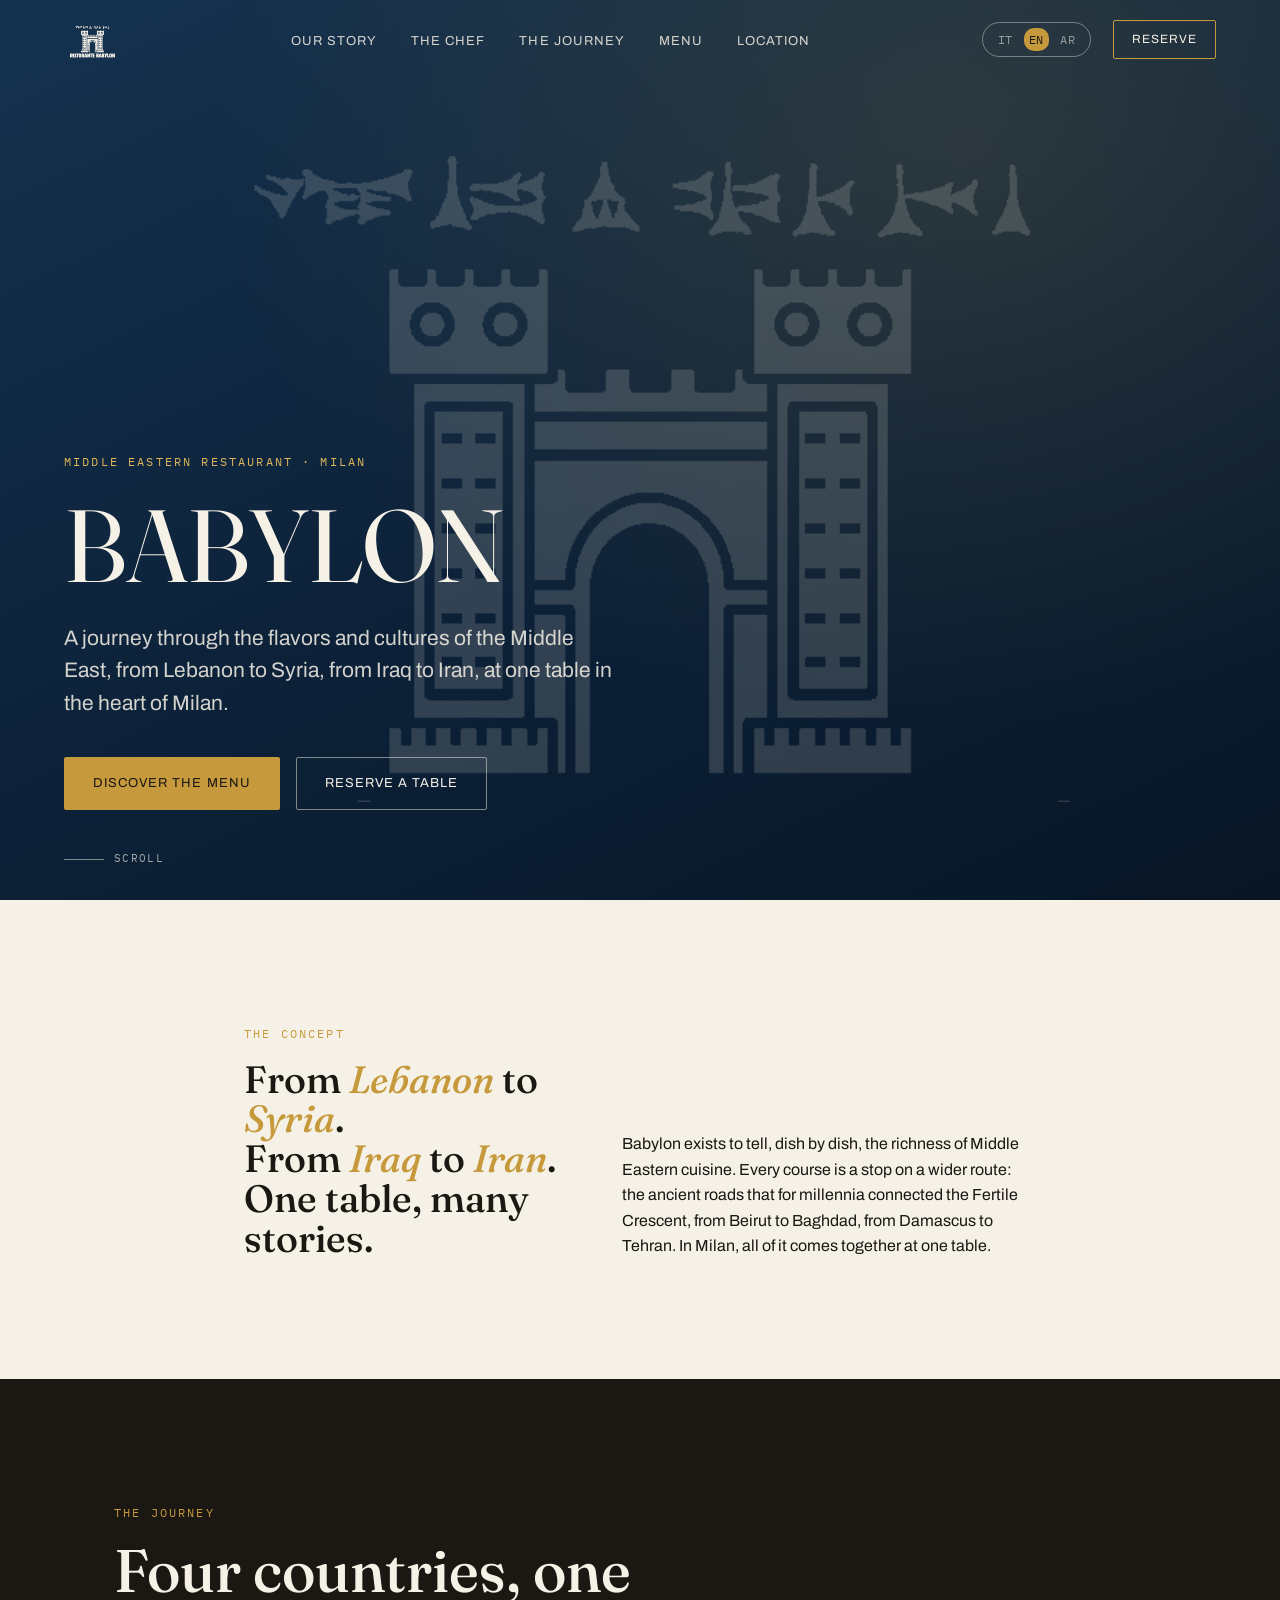
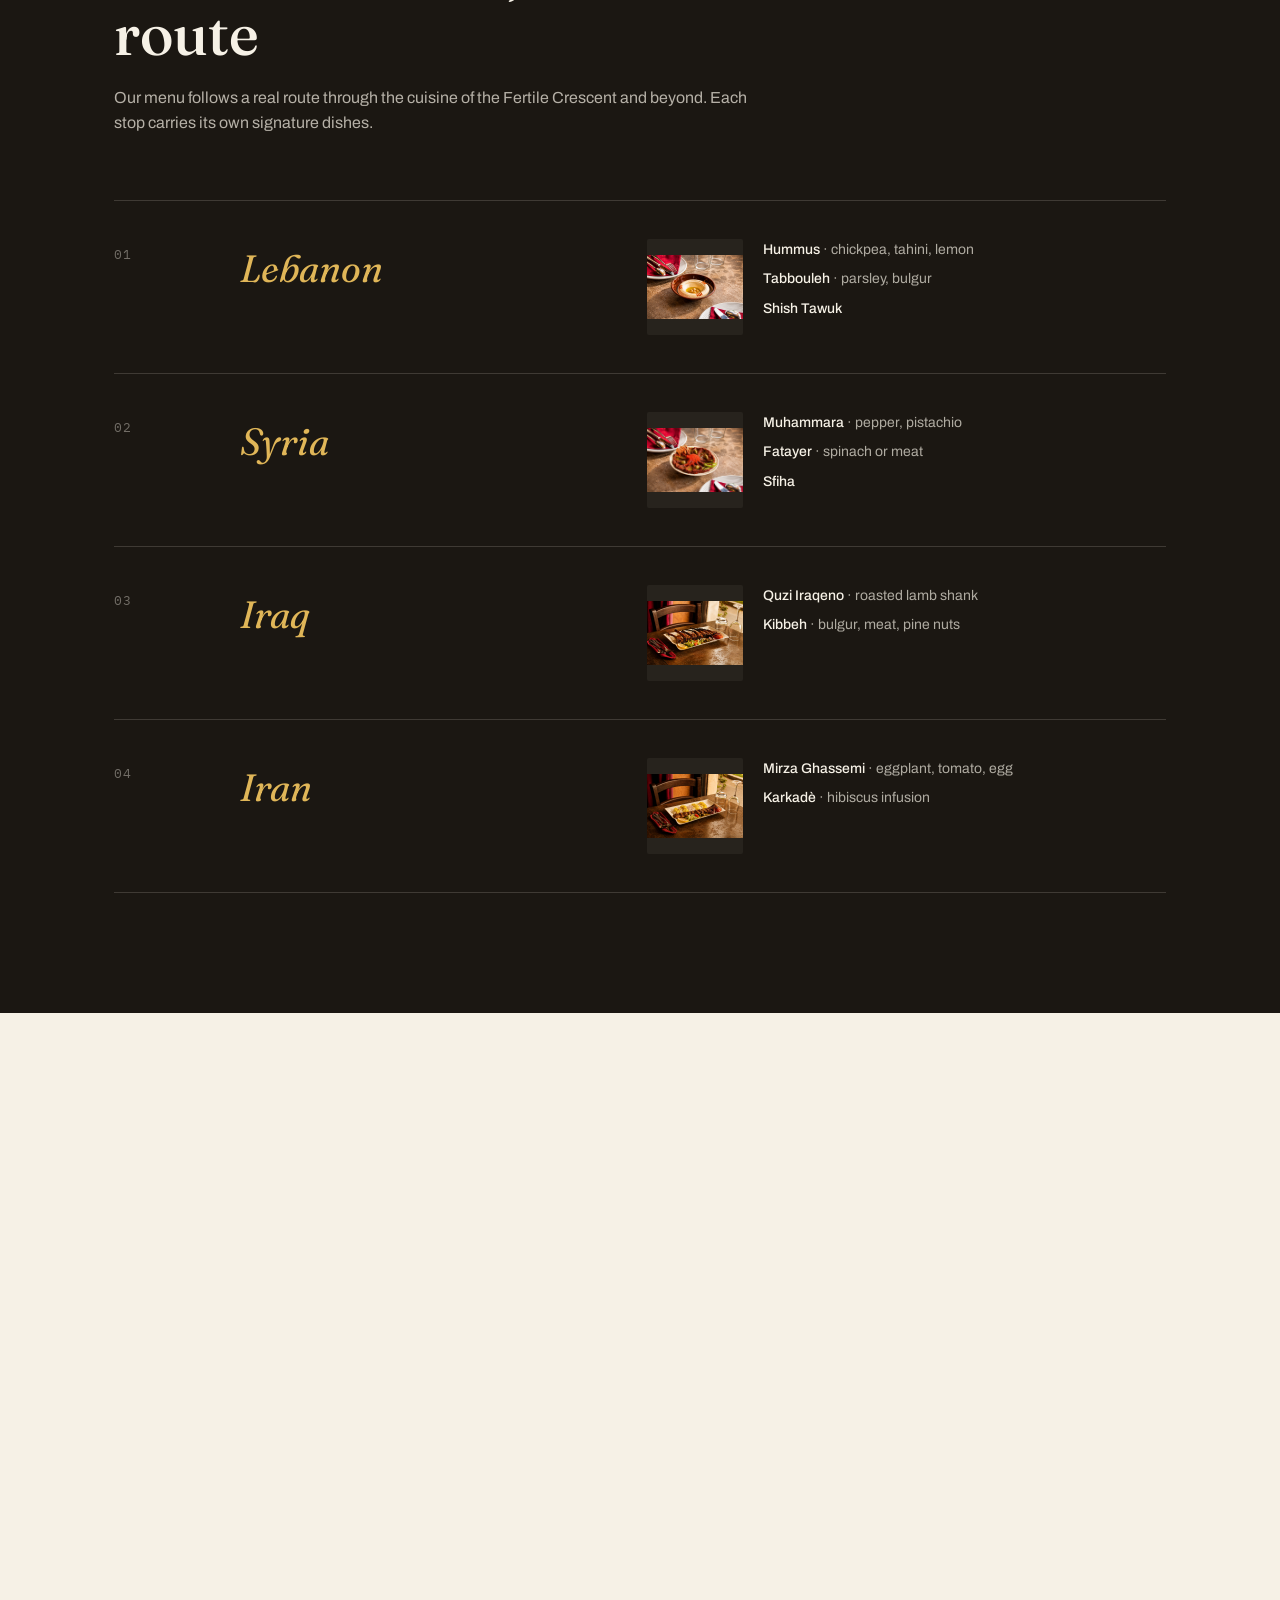
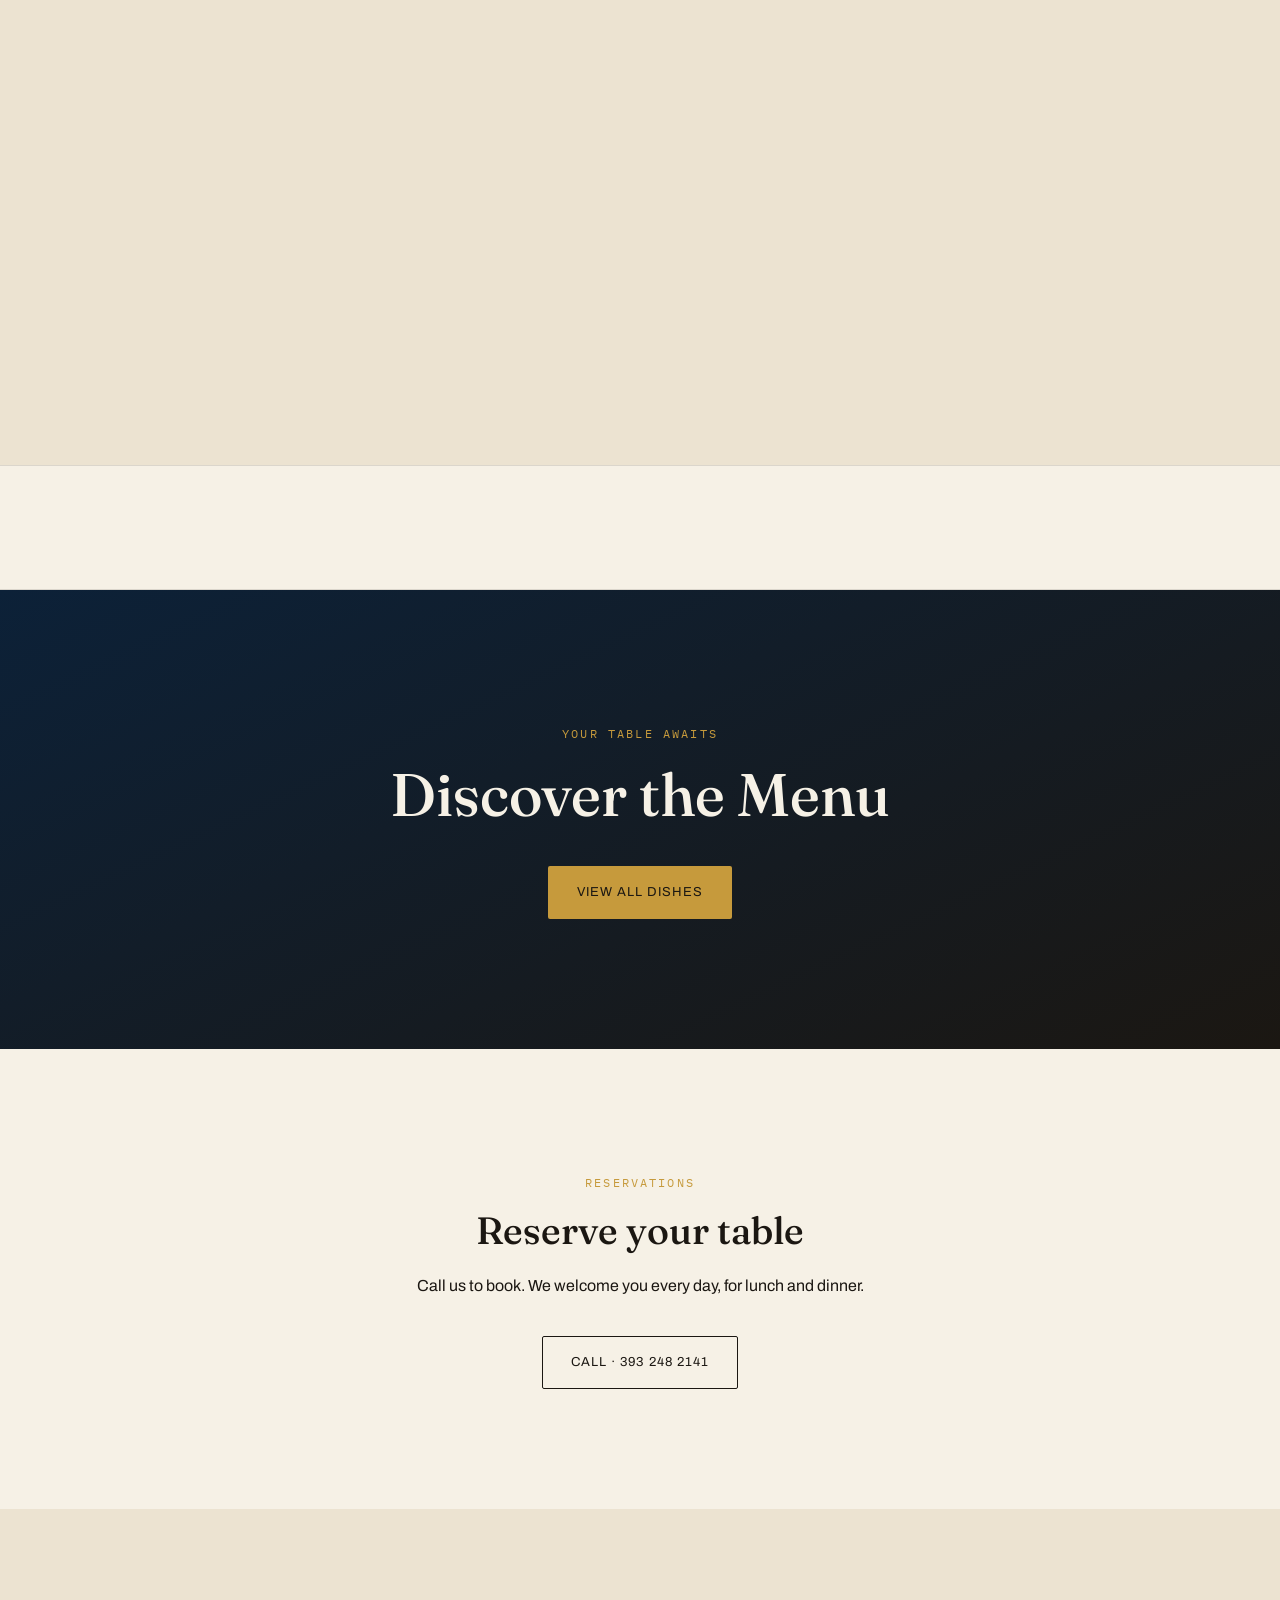
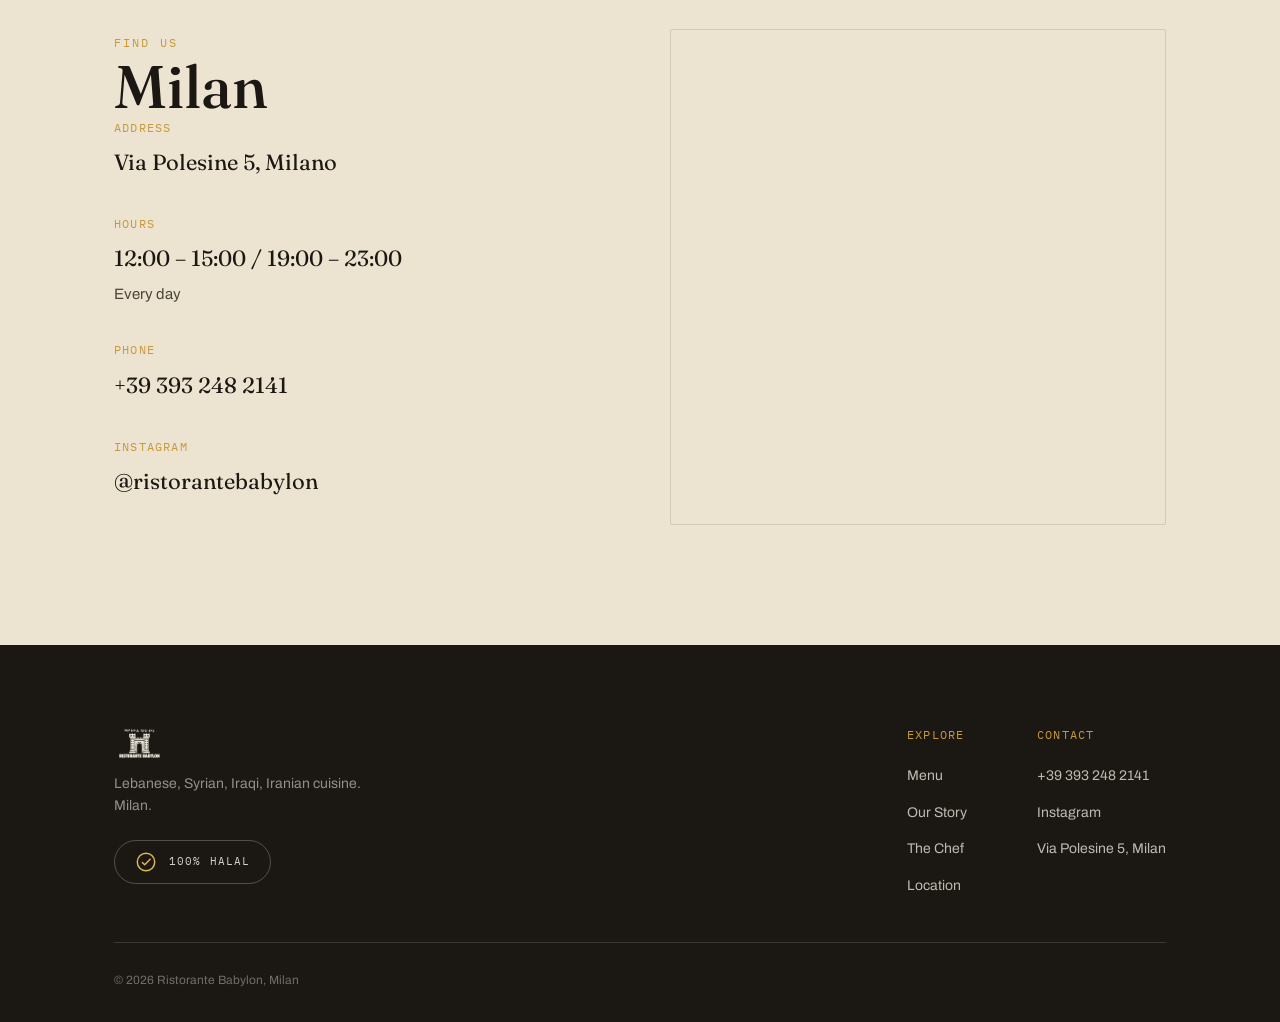
<file: index.html>
<!DOCTYPE html>
<html lang="it" dir="ltr" data-active-lang="it">
<head>
<link rel="icon" type="image/png" href="images/favicon.png?v=2">
<meta charset="UTF-8">
<meta name="viewport" content="width=device-width, initial-scale=1.0">
<title>Babylon · Ristorante Mediorientale a Milano | Middle Eastern Restaurant in Milan</title>
<meta name="description" content="Babylon: un viaggio nei sapori del Medio Oriente nel cuore di Milano. Cucina libanese, siriana, irachena e iraniana, 100% halal.">
<meta property="og:title" content="Babylon · Ristorante Mediorientale, Milano">
<meta property="og:description" content="Un viaggio nei sapori del Medio Oriente, in un'unica tavola. Dal Libano all'Iran, cucina 100% halal a Milano.">
<meta property="og:type" content="restaurant">
<meta property="og:locale" content="it_IT">
<link rel="icon" href="images/logo-mark.png">
<link rel="preconnect" href="https://fonts.googleapis.com">
<link rel="stylesheet" href="css/style.css">
</head>
<body>

<!-- ============ NAV ============ -->
<nav class="site-nav" id="siteNav">
  <a href="index.html" class="nav-mark">
    <img class="logo-light" src="images/logo-mark-light.png" alt="Ristorante Babylon">
    <img class="logo-dark" src="images/logo-mark.png" alt="Ristorante Babylon">
  </a>
  <ul class="nav-links">
    <li><a href="index.html#story" data-lang="it">La Storia</a><a href="index.html#story" data-lang="en">Our Story</a><a href="index.html#story" data-lang="ar">قصتنا</a></li>
    <li><a href="index.html#chef" data-lang="it">Lo Chef</a><a href="index.html#chef" data-lang="en">The Chef</a><a href="index.html#chef" data-lang="ar">الشيف</a></li>
    <li><a href="index.html#journey" data-lang="it">Il Viaggio</a><a href="index.html#journey" data-lang="en">The Journey</a><a href="index.html#journey" data-lang="ar">الرحلة</a></li>
    <li><a href="menu.html" data-lang="it">Menu</a><a href="menu.html" data-lang="en">Menu</a><a href="menu.html" data-lang="ar">القائمة</a></li>
    <li><a href="index.html#location" data-lang="it">Dove Siamo</a><a href="index.html#location" data-lang="en">Location</a><a href="index.html#location" data-lang="ar">موقعنا</a></li>
  </ul>
  <div class="nav-right">
    <div class="lang-toggle" id="langToggle">
      <span data-lang-btn="it" class="active">IT</span><span data-lang-btn="en">EN</span><span data-lang-btn="ar">AR</span>
    </div>
    <a href="tel:+393932482141" class="nav-cta" data-lang="it">Prenota</a>
    <a href="tel:+393932482141" class="nav-cta" data-lang="en">Reserve</a>
    <a href="tel:+393932482141" class="nav-cta" data-lang="ar">احجز</a>
    <button class="nav-burger" id="burgerBtn" aria-label="Menu"><span></span><span></span><span></span></button>
  </div>
</nav>

<div class="mobile-menu" id="mobileMenu">
  <button class="mobile-menu-close" id="mobileMenuClose" aria-label="Close">&times;</button>
  <a href="index.html#story" data-lang="it">La Storia</a><a href="index.html#story" data-lang="en">Our Story</a><a href="index.html#story" data-lang="ar">قصتنا</a>
  <a href="index.html#chef" data-lang="it">Lo Chef</a><a href="index.html#chef" data-lang="en">The Chef</a><a href="index.html#chef" data-lang="ar">الشيف</a>
  <a href="index.html#journey" data-lang="it">Il Viaggio</a><a href="index.html#journey" data-lang="en">The Journey</a><a href="index.html#journey" data-lang="ar">الرحلة</a>
  <a href="menu.html" data-lang="it">Menu</a><a href="menu.html" data-lang="en">Menu</a><a href="menu.html" data-lang="ar">القائمة</a>
  <a href="index.html#location" data-lang="it">Dove Siamo</a><a href="index.html#location" data-lang="en">Location</a><a href="index.html#location" data-lang="ar">موقعنا</a>
  <a href="tel:+393932482141" data-lang="it">Prenota · 393 248 2141</a>
  <a href="tel:+393932482141" data-lang="en">Reserve · 393 248 2141</a>
  <a href="tel:+393932482141" data-lang="ar">احجز · 393 248 2141</a>
</div>

<!-- ============ HERO ============ -->
<header class="hero">
  <div class="hero-bg"></div>
  <div class="hero-mark" aria-hidden="true">
    <img src="images/hero-mark-light.png" alt="">
  </div>
  <div class="hero-inner">
    <span class="eyebrow" data-lang="it">Ristorante Mediorientale · Milano</span>
    <span class="eyebrow" data-lang="en">Middle Eastern Restaurant · Milan</span>
    <span class="eyebrow" data-lang="ar">مطعم شرق أوسطي · ميلانو</span>
    <h1 class="display-xl">BABYLON</h1>
    <p class="lede" data-lang="it">Un viaggio nei sapori e nelle culture del Medio Oriente, dal Libano alla Siria, dall'Iraq all'Iran, in un'unica tavola nel cuore di Milano.</p>
    <p class="lede" data-lang="en">A journey through the flavors and cultures of the Middle East, from Lebanon to Syria, from Iraq to Iran, at one table in the heart of Milan.</p>
    <p class="lede" data-lang="ar">رحلة في نكهات وثقافات الشرق الأوسط، من لبنان إلى سوريا، ومن العراق إلى إيران، على مائدة واحدة في قلب ميلانو.</p>
    <div class="hero-ctas">
      <a href="menu.html" class="btn btn-gold" data-lang="it">Scopri il Menu</a>
      <a href="menu.html" class="btn btn-gold" data-lang="en">Discover the Menu</a>
      <a href="menu.html" class="btn btn-gold" data-lang="ar">اكتشف القائمة</a>
      <a href="tel:+393932482141" class="btn btn-outline" data-lang="it">Prenota un Tavolo</a>
      <a href="tel:+393932482141" class="btn btn-outline" data-lang="en">Reserve a Table</a>
      <a href="tel:+393932482141" class="btn btn-outline" data-lang="ar">احجز طاولة</a>
    </div>
  </div>
  <div class="hero-scroll"><span class="line"></span><span data-lang="it">Scorri</span><span data-lang="en">Scroll</span><span data-lang="ar">مرر للأسفل</span></div>
</header>

<!-- ============ INTRO STATEMENT ============ -->
<section class="statement-section">
  <div class="wrap statement reveal">
    <div class="statement-grid">
      <div>
        <span class="eyebrow" data-lang="it">Il Concetto</span>
        <span class="eyebrow" data-lang="en">The Concept</span>
        <span class="eyebrow" data-lang="ar">الفكرة</span>
        <h2 class="display-md" data-lang="it">Dal <em class="highlight">Libano</em> alla <em class="highlight">Siria</em>.<br>Dall'<em class="highlight">Iraq</em> all'<em class="highlight">Iran</em>.<br>Un'unica tavola, tante storie.</h2>
        <h2 class="display-md" data-lang="en">From <em class="highlight">Lebanon</em> to <em class="highlight">Syria</em>.<br>From <em class="highlight">Iraq</em> to <em class="highlight">Iran</em>.<br>One table, many stories.</h2>
        <h2 class="display-md" data-lang="ar">من <em class="highlight">لبنان</em> إلى <em class="highlight">سوريا</em>.<br>من <em class="highlight">العراق</em> إلى <em class="highlight">إيران</em>.<br>مائدة واحدة، حكايات كثيرة.</h2>
      </div>
      <p data-lang="it">Babylon nasce per raccontare, piatto dopo piatto, la ricchezza della cucina mediorientale. Ogni portata è una tappa di un percorso più ampio: quello delle rotte che per millenni hanno unito la Mezzaluna Fertile, da Beirut a Baghdad, da Damasco a Teheran. A Milano, tutto questo trova casa in un'unica tavola.</p>
      <p data-lang="en">Babylon exists to tell, dish by dish, the richness of Middle Eastern cuisine. Every course is a stop on a wider route: the ancient roads that for millennia connected the Fertile Crescent, from Beirut to Baghdad, from Damascus to Tehran. In Milan, all of it comes together at one table.</p>
      <p data-lang="ar">وُلد بابل ليروي، طبقًا بعد طبق، ثراء المطبخ الشرق أوسطي. كل طبق محطة في رحلة أوسع: طرق قديمة وحّدت لآلاف السنين الهلال الخصيب، من بيروت إلى بغداد، ومن دمشق إلى طهران. في ميلانو، يجتمع كل هذا على مائدة واحدة.</p>
    </div>
  </div>
</section>

<!-- ============ THE JOURNEY ============ -->
<section class="journey" id="journey">
  <div class="wrap">
    <div class="journey-head reveal">
      <span class="eyebrow" data-lang="it">Il Viaggio</span>
      <span class="eyebrow" data-lang="en">The Journey</span>
      <span class="eyebrow" data-lang="ar">الرحلة</span>
      <h2 class="display-lg" data-lang="it">Quattro paesi, una rotta</h2>
      <h2 class="display-lg" data-lang="en">Four countries, one route</h2>
      <h2 class="display-lg" data-lang="ar">أربع دول، طريق واحد</h2>
      <p data-lang="it">Il nostro menu segue un percorso reale attraverso la cucina della Mezzaluna Fertile e oltre. Ogni tappa porta i suoi piatti simbolo.</p>
      <p data-lang="en">Our menu follows a real route through the cuisine of the Fertile Crescent and beyond. Each stop carries its own signature dishes.</p>
      <p data-lang="ar">تتبع قائمتنا طريقًا حقيقيًا عبر مطبخ الهلال الخصيب وما وراءه. كل محطة تحمل أطباقها المميزة.</p>
    </div>

    <div class="route reveal">
      <div class="route-stop">
        <span class="route-index">01</span>
        <span class="route-country" data-lang="it">Libano</span>
        <span class="route-country" data-lang="en">Lebanon</span>
        <span class="route-country" data-lang="ar">لبنان</span>
        <div class="route-right">
          <div class="route-photo"><img src="images/journey-lebanon.jpg" alt="Hummus, Babylon"></div>
          <div class="route-dishes">
            <span><b>Hummus</b> <span data-lang="it">· ceci, tahina, limone</span><span data-lang="en">· chickpea, tahini, lemon</span><span data-lang="ar">· حمص، طحينة، ليمون</span></span>
            <span><b>Tabbouleh</b> <span data-lang="it">· prezzemolo, bulgur</span><span data-lang="en">· parsley, bulgur</span><span data-lang="ar">· بقدونس، برغل</span></span>
            <span><b>Shish Tawuk</b></span>
          </div>
        </div>
      </div>
      <div class="route-stop">
        <span class="route-index">02</span>
        <span class="route-country" data-lang="it">Siria</span>
        <span class="route-country" data-lang="en">Syria</span>
        <span class="route-country" data-lang="ar">سوريا</span>
        <div class="route-right">
          <div class="route-photo"><img src="images/journey-syria.jpg" alt="Muhammara, Babylon"></div>
          <div class="route-dishes">
            <span><b>Muhammara</b> <span data-lang="it">· peperoni, pistacchio</span><span data-lang="en">· pepper, pistachio</span><span data-lang="ar">· فلفل، فستق</span></span>
            <span><b>Fatayer</b> <span data-lang="it">· spinaci o carne</span><span data-lang="en">· spinach or meat</span><span data-lang="ar">· سبانخ أو لحم</span></span>
            <span><b>Sfiha</b></span>
          </div>
        </div>
      </div>
      <div class="route-stop">
        <span class="route-index">03</span>
        <span class="route-country" data-lang="it">Iraq</span>
        <span class="route-country" data-lang="en">Iraq</span>
        <span class="route-country" data-lang="ar">العراق</span>
        <div class="route-right">
          <div class="route-photo"><img src="images/journey-iraq.jpg" alt="Grigliata, Babylon"></div>
          <div class="route-dishes">
            <span><b>Quzi Iraqeno</b> <span data-lang="it">· stinco d'agnello arrosto</span><span data-lang="en">· roasted lamb shank</span><span data-lang="ar">· ساق خروف مشوي</span></span>
            <span><b>Kibbeh</b> <span data-lang="it">· bulgur, carne, pinoli</span><span data-lang="en">· bulgur, meat, pine nuts</span><span data-lang="ar">· برغل، لحم، صنوبر</span></span>
          </div>
        </div>
      </div>
      <div class="route-stop">
        <span class="route-index">04</span>
        <span class="route-country" data-lang="it">Iran</span>
        <span class="route-country" data-lang="en">Iran</span>
        <span class="route-country" data-lang="ar">إيران</span>
        <div class="route-right">
          <div class="route-photo"><img src="images/journey-iran.jpg" alt="Piatto persiano, Babylon"></div>
          <div class="route-dishes">
            <span><b>Mirza Ghassemi</b> <span data-lang="it">· melanzane, pomodoro, uovo</span><span data-lang="en">· eggplant, tomato, egg</span><span data-lang="ar">· باذنجان، طماطم، بيض</span></span>
            <span><b>Karkadè</b> <span data-lang="it">· infuso di ibisco</span><span data-lang="en">· hibiscus infusion</span><span data-lang="ar">· منقوع الكركديه</span></span>
          </div>
        </div>
      </div>
    </div>
  </div>
</section>

<!-- ============ STORY ============ -->
<section class="story" id="story">
  <div class="wrap">
    <div class="story-grid">
      <div class="story-art reveal">
        <img src="images/story-chef.jpg" alt="Il rito del caffè arabo, Babylon">
      </div>
      <div class="story-copy reveal">
        <span class="eyebrow" data-lang="it">Perché Babylon</span>
        <span class="eyebrow" data-lang="en">Why Babylon</span>
        <span class="eyebrow" data-lang="ar">لماذا بابل</span>
        <h2 class="display-md" data-lang="it">Un nome antico, per un incrocio di culture</h2>
        <h2 class="display-md" data-lang="en">An ancient name, for a crossroads of cultures</h2>
        <h2 class="display-md" data-lang="ar">اسم عريق، لملتقى الحضارات</h2>

        <p data-lang="it">Babylon prende il nome dall'antica città della Mesopotamia, oggi Iraq, un tempo crocevia di popoli, lingue e merci lungo le rotte che collegavano il Levante alla Persia. La sua celebre Porta di Ishtar, rivestita di maioliche blu e oro, è il simbolo di un incontro tra civiltà che dura da millenni: i colori che vedete in sala, dal blu profondo all'oro, nascono proprio da lì.</p>
        <p data-lang="en">Babylon takes its name from the ancient city of Mesopotamia, modern-day Iraq, once a crossroads of peoples, languages and goods along the routes linking the Levant to Persia. Its famous Ishtar Gate, glazed in blue and gold, stands as a symbol of an encounter between civilizations that has lasted for millennia: the colors you see in our dining room, from deep blue to gold, come directly from it.</p>
        <p data-lang="ar">يستمد بابل اسمه من مدينة بلاد ما بين النهرين القديمة، العراق اليوم، التي كانت يومًا ملتقى الشعوب واللغات والبضائع على طول الطرق الرابطة بين بلاد الشام وفارس. بوابة عشتار الشهيرة، المزينة بالقاشاني الأزرق والذهبي، رمزٌ للقاء الحضارات الذي استمر آلاف السنين: الألوان التي ترونها في صالتنا، من الأزرق العميق إلى الذهبي، مستوحاة منها مباشرة.</p>

        <p data-lang="it">Quella stessa idea di incontro guida ogni scelta in cucina. Non abbiamo voluto un ristorante dedicato a un solo paese, ma una tavola che raccontasse davvero come si mangia lungo l'intera regione: il Libano delle creme e delle insalate fresche, la Siria delle spezie e delle melasse agrodolci, l'Iraq delle grigliate importanti, la Persia dei piatti a base di melanzana ed erbe. Sono cucine vicine, spesso confuse tra loro, che qui trovano ciascuna il proprio spazio sul piatto.</p>
        <p data-lang="en">That same idea of encounter guides every choice in the kitchen. We didn't want a restaurant devoted to a single country, but a table that genuinely reflects how people eat across the whole region: Lebanon's fresh dips and salads, Syria's spices and sweet-sour molasses, Iraq's serious grilling, Persia's eggplant and herb-driven dishes. These are neighboring cuisines, often blurred together from the outside, that here each get their own space on the plate.</p>
        <p data-lang="ar">فكرة اللقاء نفسها توجّه كل خيار في مطبخنا. لم نُرد مطعمًا مخصصًا لبلد واحد، بل مائدة تعكس بصدق كيف يأكل الناس في المنطقة كلها: لبنان بمقبلاته وسلطاته الطازجة، سوريا بتوابلها ودبسها الحلو الحامض، العراق بشوايه الجادة، وفارس بأطباقها القائمة على الباذنجان والأعشاب. هذه مطابخ متجاورة، غالبًا ما تختلط في الأذهان، وهنا يجد كل منها مساحته الخاصة في الطبق.</p>

        <p data-lang="it">Qui a Milano, quella stessa idea prende forma in cucina: ricette libanesi, siriane, irachene e iraniane, preparate con ingredienti freschi e carni <b>100% halal</b>, servite in un solo luogo, senza compromessi sull'autenticità di nessuna delle quattro.</p>
        <p data-lang="en">Here in Milan, that same idea takes shape in the kitchen: Lebanese, Syrian, Iraqi and Iranian recipes, made with fresh ingredients and <b>100% halal</b> meat, served in one place, without compromising the authenticity of any of the four.</p>
        <p data-lang="ar">هنا في ميلانو، تتجسد الفكرة نفسها في المطبخ: وصفات لبنانية وسورية وعراقية وإيرانية، مُحضّرة بمكونات طازجة ولحوم <b>حلال ١٠٠٪</b>، تُقدَّم في مكان واحد، دون المساس بأصالة أي منها.</p>

        <div class="story-script-note">
          <img src="images/script-row-dark.png" alt="" style="height:22px;width:auto;margin-bottom:12px;">
          <p data-lang="it">La fila di segni cuneiformi che apre il nostro sito e il nostro logo è un omaggio stilizzato alla scrittura a cuneo nata proprio in Mesopotamia, tra le prime forme di scrittura della storia umana: un modo per ricordare, prima ancora di ordinare, da dove viene questo viaggio.</p>
          <p data-lang="en">The row of wedge-shaped marks opening our site and logo is a stylized homage to cuneiform script, born in Mesopotamia and among the earliest forms of writing in human history: a way of remembering, before you even order, where this journey begins.</p>
          <p data-lang="ar">صف الرموز المسمارية الذي يفتتح موقعنا وشعارنا هو تحية أسلوبية للكتابة المسمارية التي وُلدت في بلاد ما بين النهرين، من أقدم أشكال الكتابة في تاريخ البشرية: طريقة لنتذكر، قبل أن نطلب الطعام، من أين تبدأ هذه الرحلة.</p>
        </div>
      </div>
    </div>
  </div>
</section>

<!-- ============ CHEF / OWNER ============ -->
<section class="chef" id="chef">
  <div class="wrap">
    <div class="chef-grid">
      <div class="chef-photo reveal">
        <img src="images/chef-portrait.jpg" alt="Mufeed Al Jabor, Chef e Proprietario di Babylon">
      </div>
      <div class="chef-copy reveal">
        <span class="eyebrow" data-lang="it">Lo Chef &amp; Proprietario</span>
        <span class="eyebrow" data-lang="en">Chef &amp; Owner</span>
        <span class="eyebrow" data-lang="ar">الشيف والمالك</span>
        <h2 class="display-lg chef-name" data-lang="it">Mufeed Al Jabor</h2>
        <h2 class="display-lg chef-name" data-lang="en">Mufeed Al Jabor</h2>
        <h2 class="display-lg chef-name" data-lang="ar">مفيد الجابور</h2>
        <span class="chef-role" data-lang="it">Dalla terra di Babilonia, a Milano</span>
        <span class="chef-role" data-lang="en">From the land of Babylon, to Milan</span>
        <span class="chef-role" data-lang="ar">من أرض بابل العريقة، إلى ميلانو</span>

        <p class="chef-quote" data-lang="it">"Ogni piatto che esce da questa cucina porta un pezzo della mia famiglia e un pezzo di casa."</p>
        <p class="chef-quote" data-lang="en">"Every dish that leaves this kitchen carries a piece of my family, and a piece of home."</p>
        <p class="chef-quote" data-lang="ar">«كل طبق يخرج من هذا المطبخ يحمل جزءًا من عائلتي، وجزءًا من بيتي.»</p>

        <p data-lang="it">Cresciuto tra i profumi della terra di Babilonia, Mufeed ha portato a Milano ricette apprese in casa prima ancora che in una cucina professionale: le mani in pasta accanto a madri e nonne, il profumo delle spezie tostate, il rito lento delle melasse fatte ridurre a fuoco basso. È da lì che nasce Babylon.</p>
        <p data-lang="en">Raised among the scents of the land of Babylon, Mufeed brought to Milan recipes learned at home long before any professional kitchen: hands in the dough beside mothers and grandmothers, the smell of toasted spices, the slow ritual of molasses reduced over low heat. That is where Babylon comes from.</p>
        <p data-lang="ar">نشأ مفيد بين عبق أرض بابل، وحمل إلى ميلانو وصفات تعلّمها في البيت قبل أن يعرف مطبخًا احترافيًا: يدان تعجنان العجين إلى جانب الأمهات والجدات، رائحة التوابل المحمّصة، وطقس الدبس البطيء على نار هادئة. من هناك وُلد بابل.</p>

        <p data-lang="it">Come chef e proprietario, segue personalmente ogni angolo del menu: dalla scelta delle carni, tutte 100% halal, alla marinatura delle grigliate, fino al rito del caffè arabo versato al tavolo. Per Mufeed, cucinare cibo mediorientale a Milano non è replicare una tradizione, ma continuarla.</p>
        <p data-lang="en">As chef and owner, he personally oversees every corner of the menu: from selecting meat, all of it 100% halal, to marinating the grill, to the ritual of Arabic coffee poured tableside. For Mufeed, cooking Middle Eastern food in Milan isn't about replicating a tradition, but continuing one.</p>
        <p data-lang="ar">بصفته الشيف والمالك، يشرف مفيد شخصيًا على كل زاوية من القائمة: من اختيار اللحوم، وكلها حلال ١٠٠٪، إلى تتبيل الشواء، وصولًا إلى طقس القهوة العربية التي تُسكب على الطاولة. بالنسبة لمفيد، طهي الطعام الشرق أوسطي في ميلانو ليس تكرارًا لتقليد، بل استمرارًا له.</p>
      </div>
    </div>
  </div>
</section>

<!-- ============ CUISINE STRIP ============ -->
<section class="cuisine">
  <div class="wrap">
    <div class="cuisine-head reveal">
      <div>
        <span class="eyebrow" data-lang="it">La Cucina</span>
        <span class="eyebrow" data-lang="en">The Kitchen</span>
        <span class="eyebrow" data-lang="ar">المطبخ</span>
        <h2 class="display-lg" data-lang="it">Un menu, sei capitoli</h2>
        <h2 class="display-lg" data-lang="en">One menu, six chapters</h2>
        <h2 class="display-lg" data-lang="ar">قائمة واحدة، ستة فصول</h2>
      </div>
      <a href="menu.html" class="btn btn-outline-dark" data-lang="it">Menu Completo →</a>
      <a href="menu.html" class="btn btn-outline-dark" data-lang="en">Full Menu →</a>
      <a href="menu.html" class="btn btn-outline-dark" data-lang="ar">القائمة الكاملة ←</a>
    </div>
    <div class="cuisine-grid reveal">
      <div class="cuisine-card">
        <span class="cuisine-num">01</span>
        <h3 data-lang="it">Creme &amp; Insalate</h3><h3 data-lang="en">Dips &amp; Salads</h3><h3 data-lang="ar">مقبلات وسلطات</h3>
        <p data-lang="it">Hummus, mutabbal, muhammara, fattush</p>
        <p data-lang="en">Hummus, mutabbal, muhammara, fattoush</p>
        <p data-lang="ar">حمص، متبل، محمرة، فتوش</p>
      </div>
      <div class="cuisine-card">
        <span class="cuisine-num">02</span>
        <h3 data-lang="it">Fritti &amp; Forno</h3><h3 data-lang="en">Fried &amp; Baked</h3><h3 data-lang="ar">مقلية ومخبوزة</h3>
        <p data-lang="it">Falafel, kibbeh, fatayer, sfiha</p>
        <p data-lang="en">Falafel, kibbeh, fatayer, sfiha</p>
        <p data-lang="ar">فلافل، كبة، فطاير، سفيحة</p>
      </div>
      <div class="cuisine-card">
        <span class="cuisine-num">03</span>
        <h3 data-lang="it">Contorni</h3><h3 data-lang="en">Sides</h3><h3 data-lang="ar">أطباق جانبية</h3>
        <p data-lang="it">Verdure di stagione, zuppa di lenticchie</p>
        <p data-lang="en">Seasonal vegetables, lentil soup</p>
        <p data-lang="ar">خضار موسمية، شوربة عدس</p>
      </div>
      <div class="cuisine-card">
        <span class="cuisine-num">04</span>
        <h3 data-lang="it">Dalla Griglia</h3><h3 data-lang="en">From the Grill</h3><h3 data-lang="ar">من الشواية</h3>
        <p data-lang="it">Shish tawuk, costine e tikkah d'agnello, quzi</p>
        <p data-lang="en">Shish tawuk, lamb ribs &amp; tikkah, quzi</p>
        <p data-lang="ar">شيش طاووق، ضلوع وتكة خروف، قوزي</p>
      </div>
      <div class="cuisine-card">
        <span class="cuisine-num">05</span>
        <h3 data-lang="it">Dolci</h3><h3 data-lang="en">Desserts</h3><h3 data-lang="ar">حلويات</h3>
        <p data-lang="it">Baklawa, basbusah, ma'mul</p>
        <p data-lang="en">Baklawa, basbusah, ma'mul</p>
        <p data-lang="ar">بقلاوة، بسبوسة، معمول</p>
      </div>
      <div class="cuisine-card">
        <span class="cuisine-num">06</span>
        <h3 data-lang="it">Bibite</h3><h3 data-lang="en">Drinks</h3><h3 data-lang="ar">مشروبات</h3>
        <p data-lang="it">Ayran, karkadè, tè alla salvia, caffè arabo</p>
        <p data-lang="en">Ayran, karkadè, sage tea, Arabic coffee</p>
        <p data-lang="ar">عيران، كركديه، شاي بالمريمية، قهوة عربية</p>
      </div>
    </div>
  </div>
</section>

<!-- ============ HALAL STRIP ============ -->
<section class="halal-strip section-tight">
  <div class="wrap reveal">
    <span class="eyebrow" data-lang="it">Qualità</span>
    <span class="eyebrow" data-lang="en">Quality</span>
    <span class="eyebrow" data-lang="ar">الجودة</span>
    <p data-lang="it">Tutte le nostre carni sono <b>100% Halal</b>, preparate con cura e nel rispetto della tradizione.</p>
    <p data-lang="en">All our meat is <b>100% Halal</b>, prepared with care and respect for tradition.</p>
    <p data-lang="ar">جميع لحومنا <b>حلال ١٠٠٪</b>، مُحضّرة بعناية واحترامًا للتقاليد.</p>
  </div>
</section>

<!-- ============ MENU CTA ============ -->
<section class="menu-cta">
  <div class="wrap reveal">
    <span class="eyebrow" data-lang="it">La Tavola Vi Aspetta</span>
    <span class="eyebrow" data-lang="en">Your Table Awaits</span>
    <span class="eyebrow" data-lang="ar">مائدتكم في انتظاركم</span>
    <h2 class="display-lg" data-lang="it">Scopri il Menu</h2>
    <h2 class="display-lg" data-lang="en">Discover the Menu</h2>
    <h2 class="display-lg" data-lang="ar">اكتشف القائمة</h2>
    <a href="menu.html" class="btn btn-gold" data-lang="it">Vedi Tutti i Piatti</a>
    <a href="menu.html" class="btn btn-gold" data-lang="en">View All Dishes</a>
    <a href="menu.html" class="btn btn-gold" data-lang="ar">شاهد كل الأطباق</a>
  </div>
</section>

<!-- ============ RESERVE ============ -->
<section class="reserve">
  <div class="wrap reveal">
    <div class="reserve-inner">
      <span class="eyebrow" data-lang="it">Prenotazioni</span>
      <span class="eyebrow" data-lang="en">Reservations</span>
      <span class="eyebrow" data-lang="ar">الحجوزات</span>
      <h2 class="display-md" data-lang="it">Riservate il vostro tavolo</h2>
      <h2 class="display-md" data-lang="en">Reserve your table</h2>
      <h2 class="display-md" data-lang="ar">احجزوا طاولتكم</h2>
      <p data-lang="it">Chiamateci per prenotare. Vi aspettiamo tutti i giorni, a pranzo e a cena.</p>
      <p data-lang="en">Call us to book. We welcome you every day, for lunch and dinner.</p>
      <p data-lang="ar">اتصلوا بنا للحجز. نرحب بكم كل يوم، ظهرًا ومساءً.</p>
      <div class="reserve-actions">
        <a href="tel:+393932482141" class="btn btn-outline-dark" data-lang="it">Chiama · 393 248 2141</a>
        <a href="tel:+393932482141" class="btn btn-outline-dark" data-lang="en">Call · 393 248 2141</a>
        <a href="tel:+393932482141" class="btn btn-outline-dark" data-lang="ar">اتصل · 393 248 2141</a>
      </div>
    </div>
  </div>
</section>

<!-- ============ LOCATION ============ -->
<section class="location" id="location">
  <div class="wrap">
    <div class="location-grid">
      <div class="reveal">
        <span class="eyebrow" data-lang="it">Dove Siamo</span>
        <span class="eyebrow" data-lang="en">Find Us</span>
        <span class="eyebrow" data-lang="ar">موقعنا</span>
        <h2 class="display-lg" data-lang="it">Milano</h2>
        <h2 class="display-lg" data-lang="en">Milan</h2>
        <h2 class="display-lg" data-lang="ar">ميلانو</h2>

        <div class="loc-block">
          <div class="loc-label" data-lang="it">Indirizzo</div>
          <div class="loc-label" data-lang="en">Address</div>
          <div class="loc-label" data-lang="ar">العنوان</div>
          <div class="loc-value"><a href="https://maps.google.com/?q=Via+Polesine+5,+Milano" target="_blank" rel="noopener">Via Polesine 5, Milano</a></div>
        </div>
        <div class="loc-block">
          <div class="loc-label" data-lang="it">Orari</div>
          <div class="loc-label" data-lang="en">Hours</div>
          <div class="loc-label" data-lang="ar">ساعات العمل</div>
          <div class="loc-value">12:00 – 15:00 / 19:00 – 23:00</div>
          <p class="body-sm" data-lang="it" style="margin-top:6px;">Tutti i giorni</p>
          <p class="body-sm" data-lang="en" style="margin-top:6px;">Every day</p>
          <p class="body-sm" data-lang="ar" style="margin-top:6px;">يوميًا</p>
        </div>
        <div class="loc-block">
          <div class="loc-label" data-lang="it">Telefono</div>
          <div class="loc-label" data-lang="en">Phone</div>
          <div class="loc-label" data-lang="ar">الهاتف</div>
          <div class="loc-value"><a href="tel:+393932482141">+39 393 248 2141</a></div>
        </div>
        <div class="loc-block">
          <div class="loc-label">Instagram</div>
          <div class="loc-value"><a href="https://www.instagram.com/ristorantebabylon" target="_blank" rel="noopener">@ristorantebabylon</a></div>
        </div>
      </div>
      <div class="map-frame reveal">
        <iframe src="https://maps.google.com/maps?q=Via%20Polesine%205%2C%20Milano&t=&z=15&ie=UTF8&iwloc=&output=embed" loading="lazy" title="Babylon location map"></iframe>
      </div>
    </div>
  </div>
</section>

<!-- ============ FOOTER ============ -->
<footer>
  <div class="wrap">
    <div class="footer-top">
      <div>
        <div class="footer-mark">
          <img src="images/logo-mark-light.png" alt="Ristorante Babylon">
        </div>
        <p class="footer-tag" data-lang="it">Cucina libanese, siriana, irachena, iraniana. Milano.</p>
        <p class="footer-tag" data-lang="en">Lebanese, Syrian, Iraqi, Iranian cuisine. Milan.</p>
        <p class="footer-tag" data-lang="ar">مطبخ لبناني، سوري، عراقي، إيراني. ميلانو.</p>
        <div class="halal-badge" style="margin-top:22px;">
          <svg viewBox="0 0 24 24" fill="none" stroke="#e0b658" stroke-width="1.6"><circle cx="12" cy="12" r="9.5"/><path d="M8 12.5l2.6 2.6L16.5 9" stroke-linecap="round" stroke-linejoin="round"/></svg>
          <span data-lang="it">100% Halal</span>
          <span data-lang="en">100% Halal</span>
          <span data-lang="ar">حلال ١٠٠٪</span>
        </div>
      </div>
      <div class="footer-cols">
        <div class="footer-col">
          <h4 data-lang="it">Naviga</h4><h4 data-lang="en">Explore</h4><h4 data-lang="ar">استكشف</h4>
          <ul>
            <li><a href="menu.html">Menu</a></li>
            <li><a href="index.html#story" data-lang="it">La Storia</a><a href="index.html#story" data-lang="en">Our Story</a><a href="index.html#story" data-lang="ar">قصتنا</a></li>
            <li><a href="index.html#chef" data-lang="it">Lo Chef</a><a href="index.html#chef" data-lang="en">The Chef</a><a href="index.html#chef" data-lang="ar">الشيف</a></li>
            <li><a href="index.html#location" data-lang="it">Dove Siamo</a><a href="index.html#location" data-lang="en">Location</a><a href="index.html#location" data-lang="ar">موقعنا</a></li>
          </ul>
        </div>
        <div class="footer-col">
          <h4 data-lang="it">Contatti</h4><h4 data-lang="en">Contact</h4><h4 data-lang="ar">تواصل</h4>
          <ul>
            <li><a href="tel:+393932482141">+39 393 248 2141</a></li>
            <li><a href="https://www.instagram.com/ristorantebabylon" target="_blank" rel="noopener">Instagram</a></li>
            <li><a href="https://maps.google.com/?q=Via+Polesine+5,+Milano" target="_blank" rel="noopener" data-lang="it">Via Polesine 5, Milano</a><a href="https://maps.google.com/?q=Via+Polesine+5,+Milano" target="_blank" rel="noopener" data-lang="en">Via Polesine 5, Milan</a><a href="https://maps.google.com/?q=Via+Polesine+5,+Milano" target="_blank" rel="noopener" data-lang="ar">فيا بوليسينه 5، ميلانو</a></li>
          </ul>
        </div>
      </div>
    </div>
    <div class="footer-bottom">
      <span data-lang="it">© 2026 Ristorante Babylon, Milano</span>
      <span data-lang="en">© 2026 Ristorante Babylon, Milan</span>
      <span data-lang="ar">© 2026 مطعم بابل، ميلانو</span>
    </div>
  </div>
</footer>

<script src="js/main.js"></script>
</body>
</html>
</file>
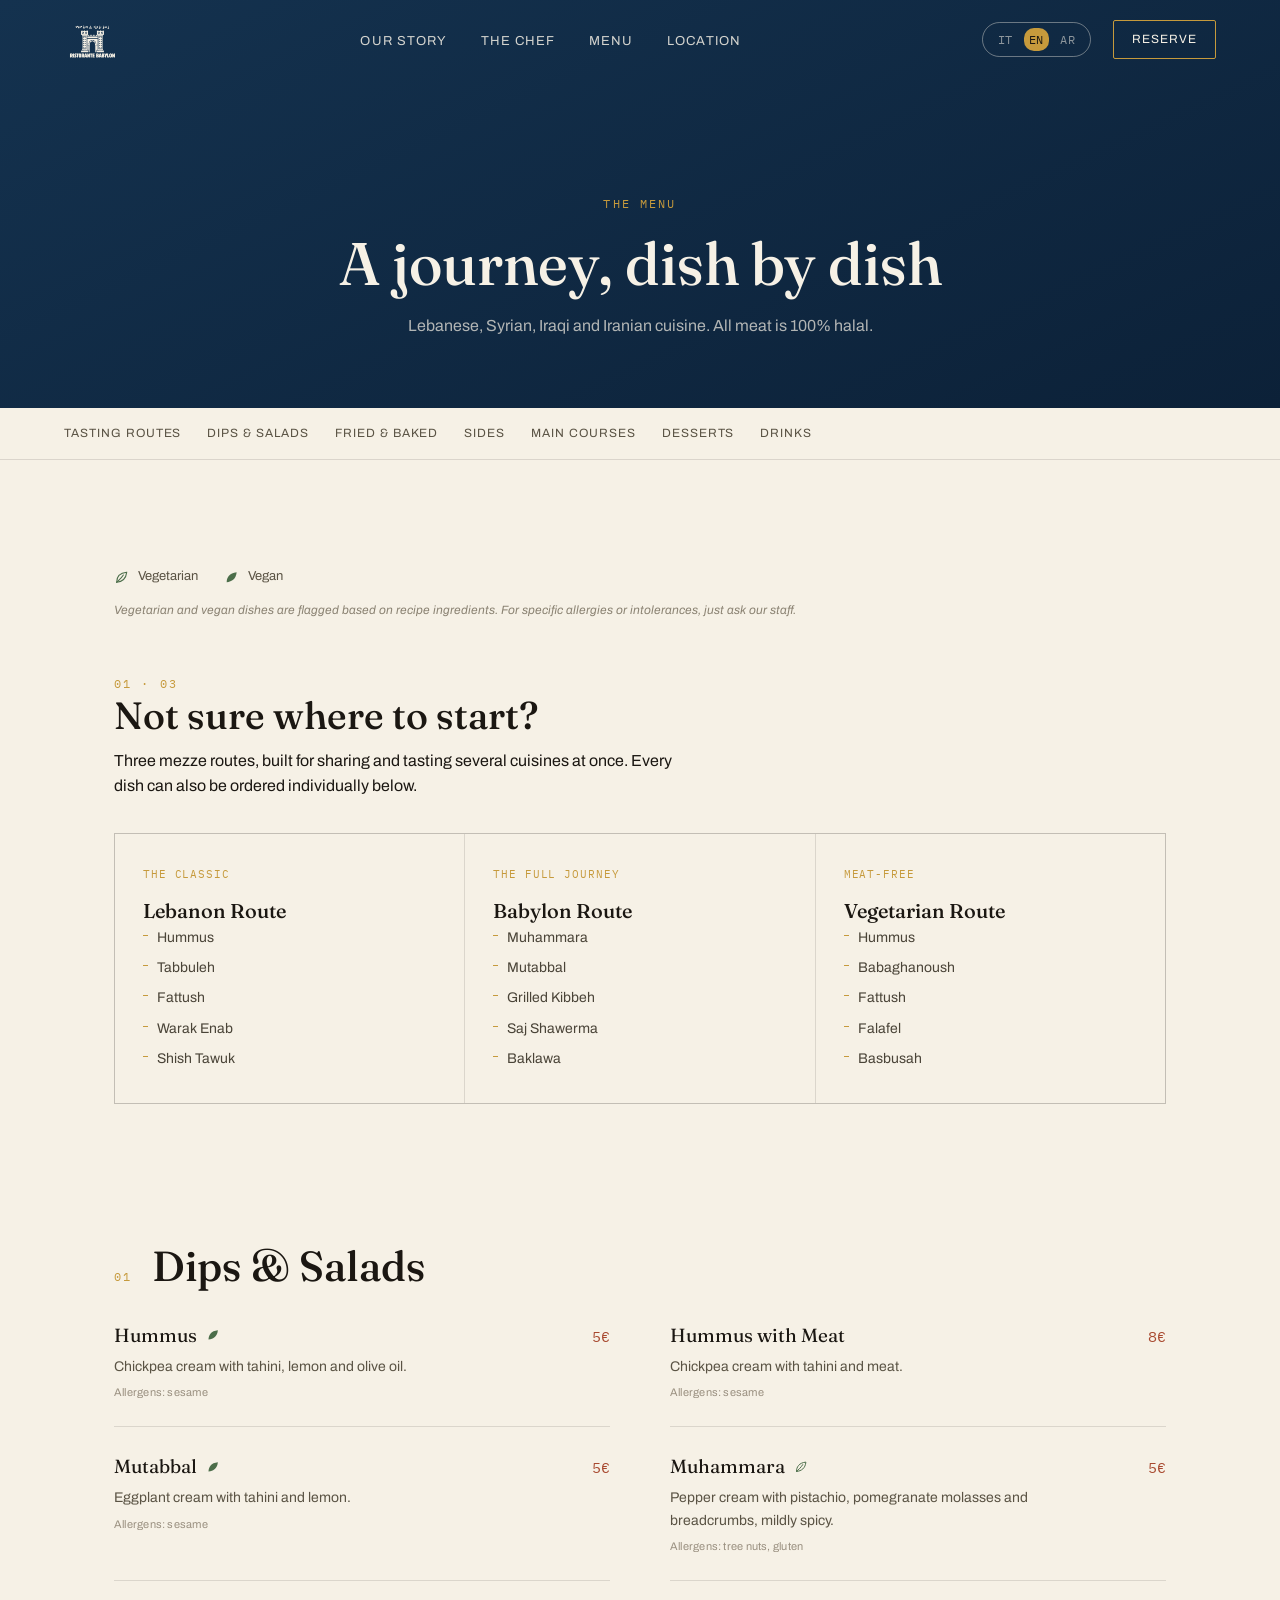
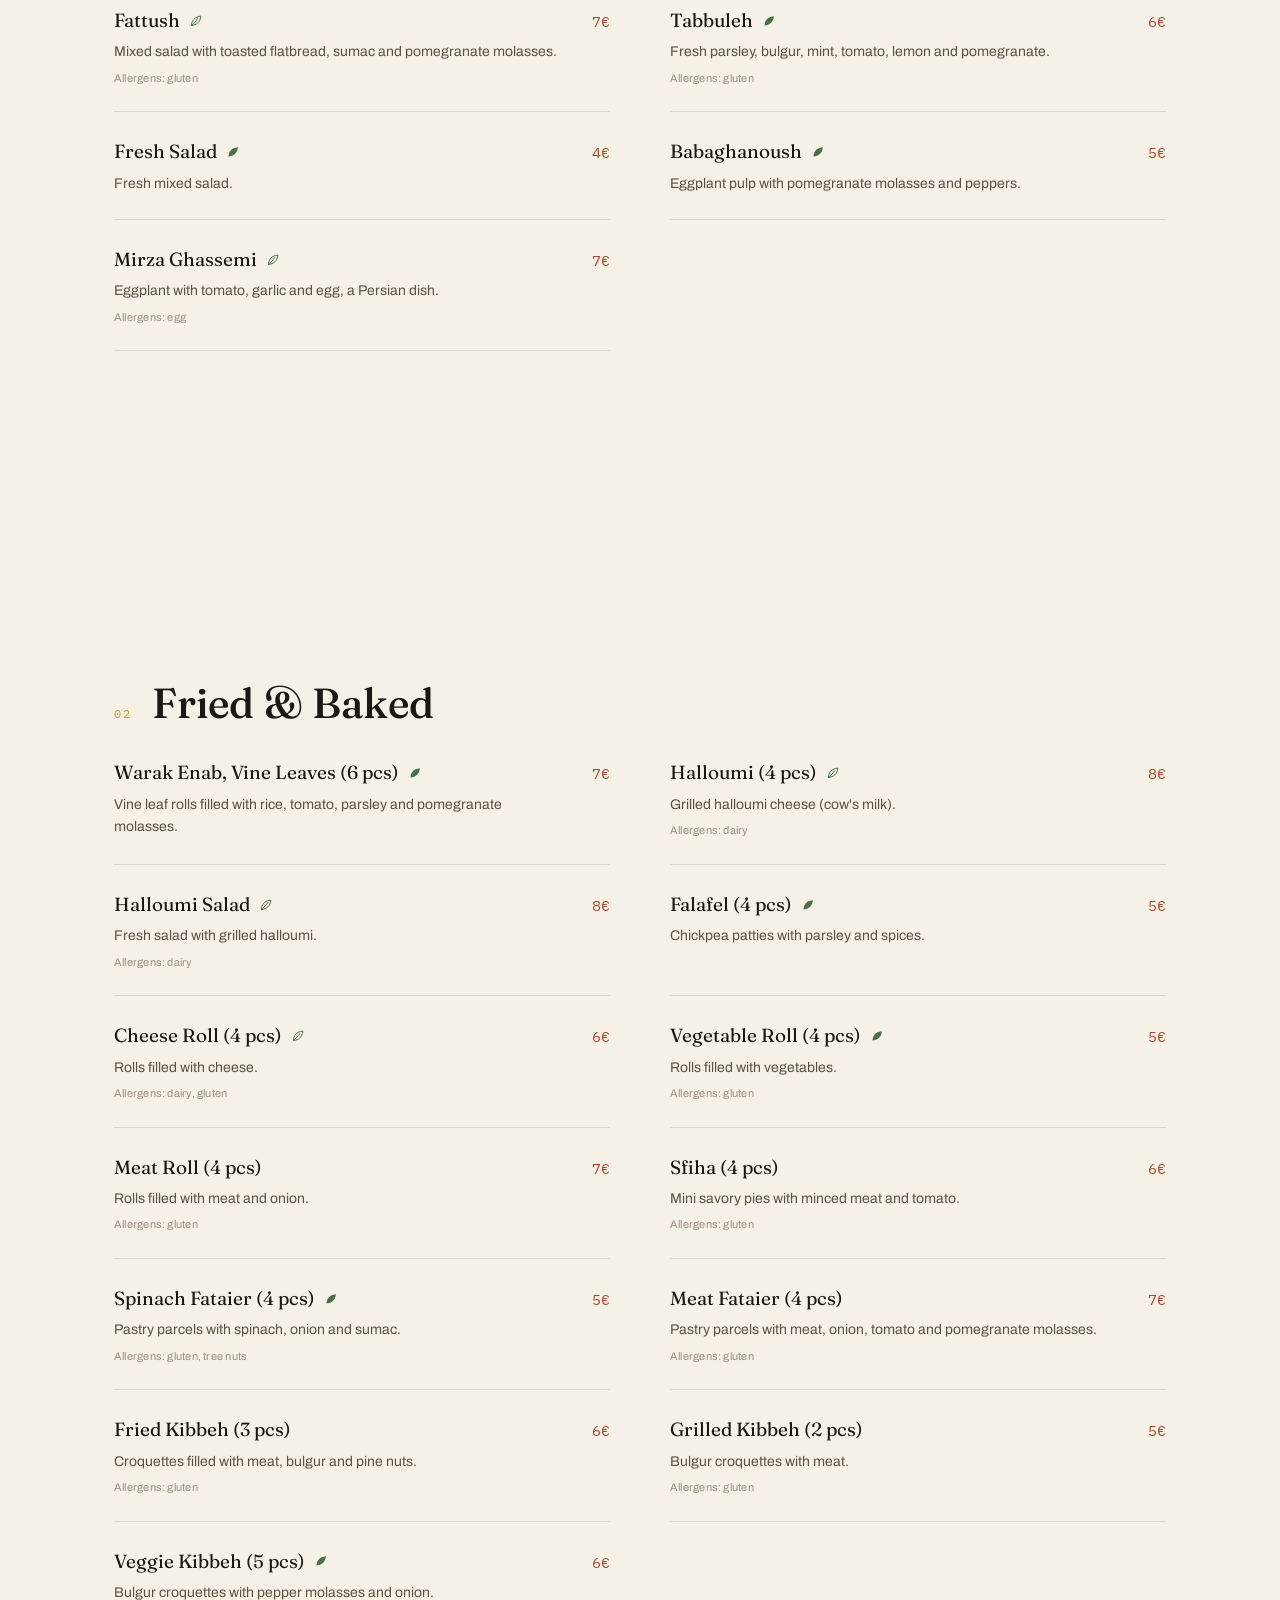
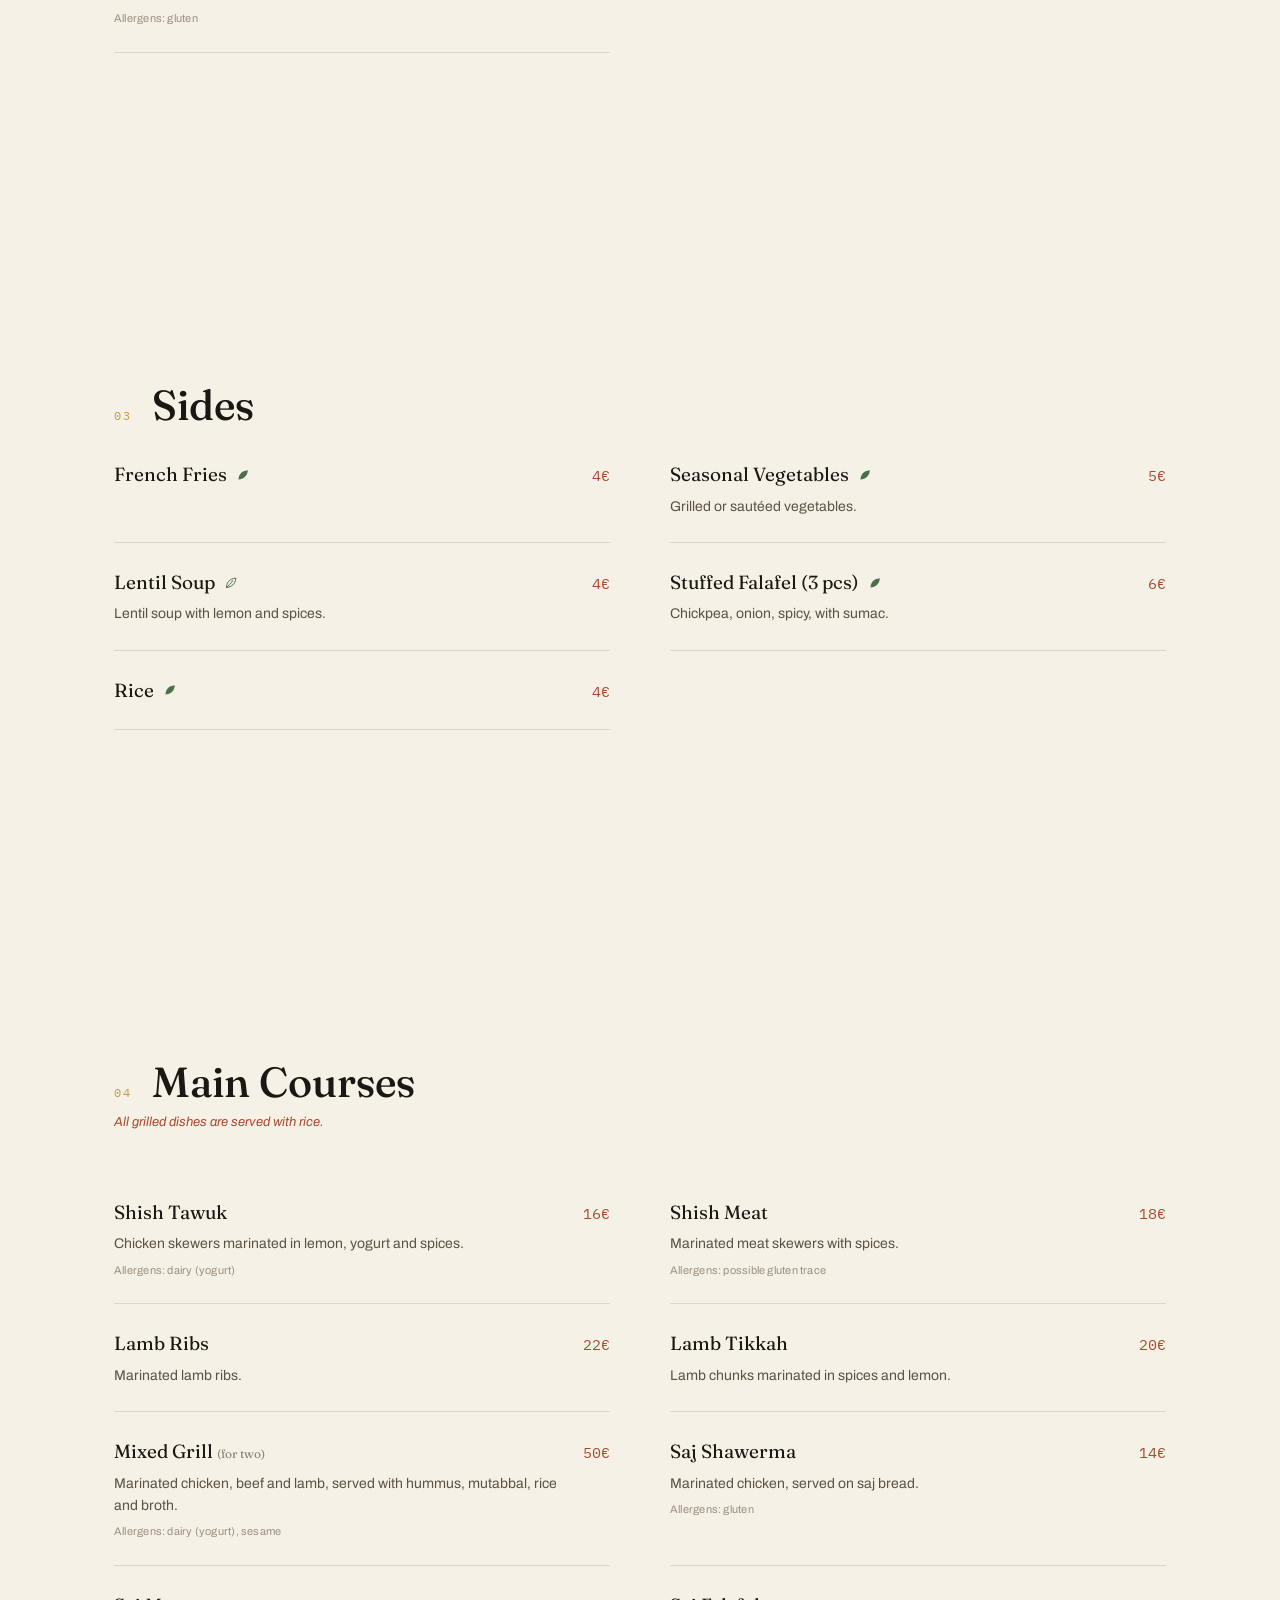
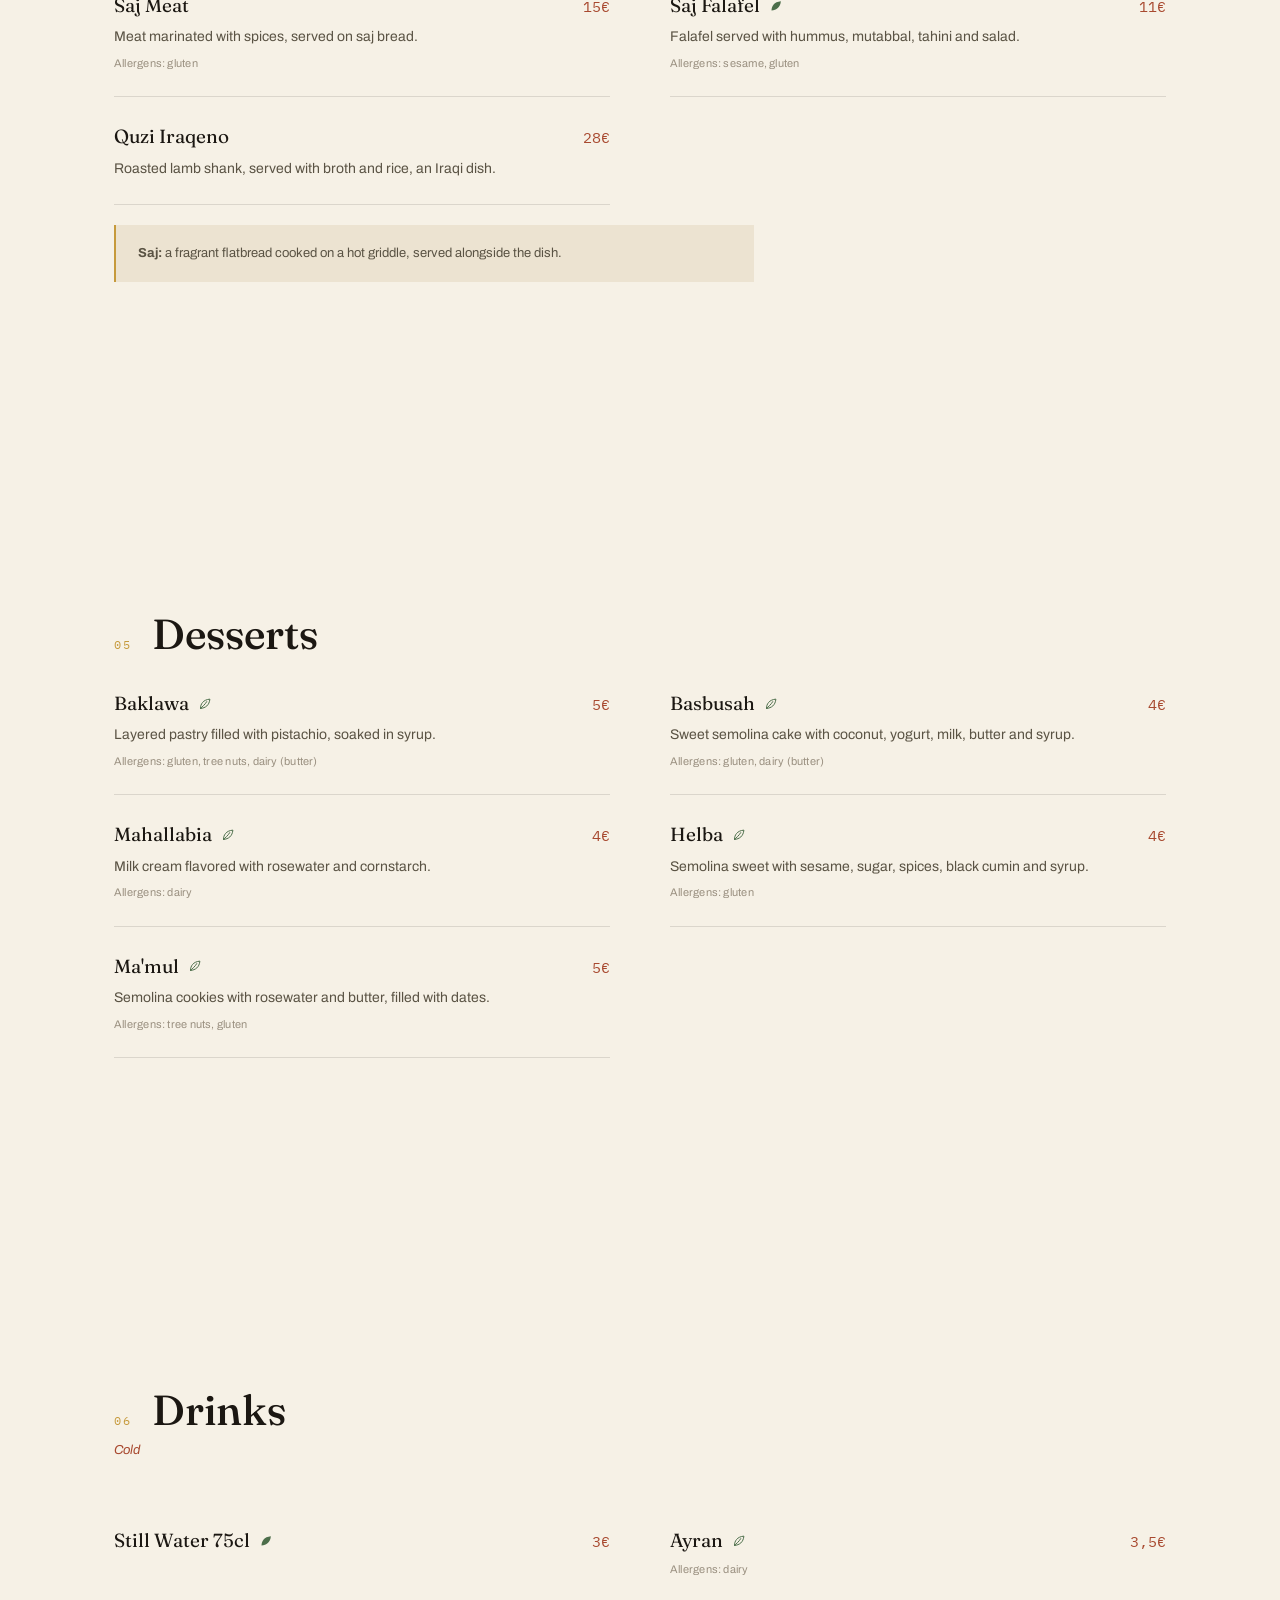
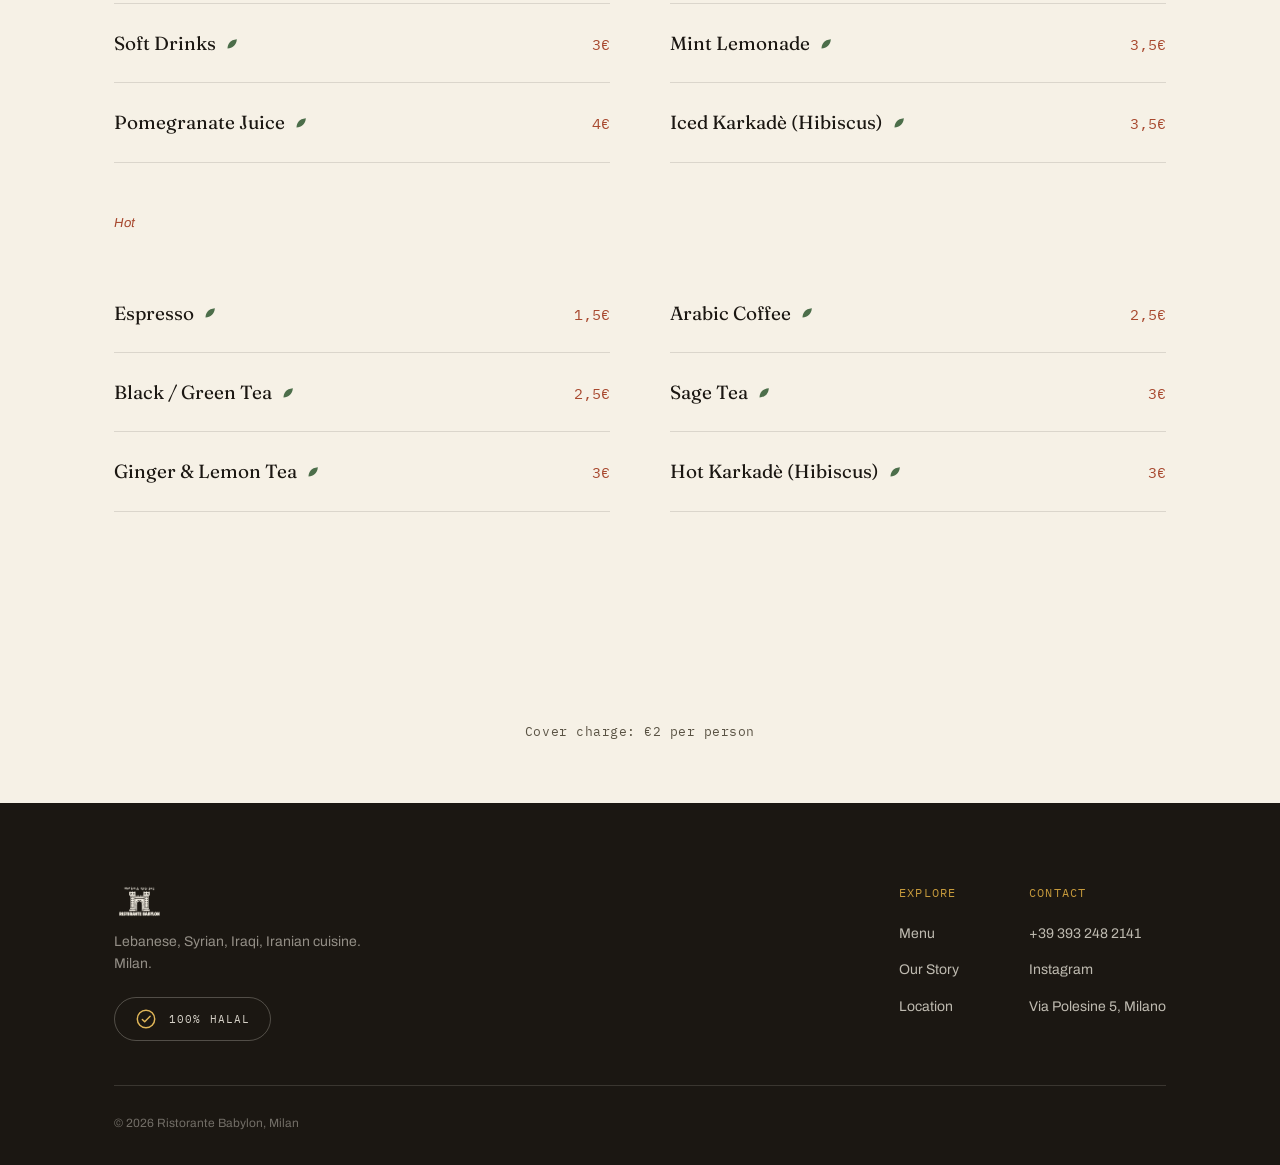
<file: menu.html>
<!DOCTYPE html>
<html lang="it" dir="ltr" data-active-lang="it">
<head>
<link rel="icon" type="image/png" href="images/favicon.png?v=2">
<meta charset="UTF-8">
<meta name="viewport" content="width=device-width, initial-scale=1.0">
<title>Menu · Babylon Milano | Middle Eastern Menu</title>
<meta name="description" content="Il menu di Babylon: cucina libanese, siriana, irachena e iraniana, 100% halal.">
<link rel="icon" href="images/logo-mark.png">
<link rel="preconnect" href="https://fonts.googleapis.com">
<link rel="stylesheet" href="css/style.css">
</head>
<body>

<nav class="site-nav" id="siteNav">
  <a href="index.html" class="nav-mark">
    <img class="logo-light" src="images/logo-mark-light.png" alt="Ristorante Babylon">
    <img class="logo-dark" src="images/logo-mark.png" alt="Ristorante Babylon">
  </a>
  <ul class="nav-links">
    <li><a href="index.html#story" data-lang="it">La Storia</a><a href="index.html#story" data-lang="en">Our Story</a><a href="index.html#story" data-lang="ar">قصتنا</a></li>
    <li><a href="index.html#chef" data-lang="it">Lo Chef</a><a href="index.html#chef" data-lang="en">The Chef</a><a href="index.html#chef" data-lang="ar">الشيف</a></li>
    <li><a href="menu.html" data-lang="it">Menu</a><a href="menu.html" data-lang="en">Menu</a><a href="menu.html" data-lang="ar">القائمة</a></li>
    <li><a href="index.html#location" data-lang="it">Dove Siamo</a><a href="index.html#location" data-lang="en">Location</a><a href="index.html#location" data-lang="ar">موقعنا</a></li>
  </ul>
  <div class="nav-right">
    <div class="lang-toggle" id="langToggle">
      <span data-lang-btn="it" class="active">IT</span><span data-lang-btn="en">EN</span><span data-lang-btn="ar">AR</span>
    </div>
    <a href="tel:+393932482141" class="nav-cta" data-lang="it">Prenota</a>
    <a href="tel:+393932482141" class="nav-cta" data-lang="en">Reserve</a>
    <a href="tel:+393932482141" class="nav-cta" data-lang="ar">احجز</a>
    <button class="nav-burger" id="burgerBtn" aria-label="Menu"><span></span><span></span><span></span></button>
  </div>
</nav>

<div class="mobile-menu" id="mobileMenu">
  <button class="mobile-menu-close" id="mobileMenuClose" aria-label="Close">&times;</button>
  <a href="index.html#story" data-lang="it">La Storia</a><a href="index.html#story" data-lang="en">Our Story</a><a href="index.html#story" data-lang="ar">قصتنا</a>
  <a href="index.html#chef" data-lang="it">Lo Chef</a><a href="index.html#chef" data-lang="en">The Chef</a><a href="index.html#chef" data-lang="ar">الشيف</a>
  <a href="menu.html" data-lang="it">Menu</a><a href="menu.html" data-lang="en">Menu</a><a href="menu.html" data-lang="ar">القائمة</a>
  <a href="index.html#location" data-lang="it">Dove Siamo</a><a href="index.html#location" data-lang="en">Location</a><a href="index.html#location" data-lang="ar">موقعنا</a>
  <a href="tel:+393932482141" data-lang="it">Prenota · 393 248 2141</a>
  <a href="tel:+393932482141" data-lang="en">Reserve · 393 248 2141</a>
  <a href="tel:+393932482141" data-lang="ar">احجز · 393 248 2141</a>
</div>

<header class="menu-hero">
  <div class="wrap">
    <span class="eyebrow" data-lang="it">Il Menu</span>
    <span class="eyebrow" data-lang="en">The Menu</span>
    <span class="eyebrow" data-lang="ar">القائمة</span>
    <h1 class="display-lg" data-lang="it">Un viaggio, piatto dopo piatto</h1>
    <h1 class="display-lg" data-lang="en">A journey, dish by dish</h1>
    <h1 class="display-lg" data-lang="ar">رحلة، طبقًا بعد طبق</h1>
    <p data-lang="it">Cucina libanese, siriana, irachena e iraniana. Tutte le carni sono 100% halal.</p>
    <p data-lang="en">Lebanese, Syrian, Iraqi and Iranian cuisine. All meat is 100% halal.</p>
    <p data-lang="ar">مطبخ لبناني وسوري وعراقي وإيراني. جميع اللحوم حلال ١٠٠٪.</p>
  </div>
</header>

<nav class="menu-jump">
  <a href="#percorsi" data-lang="it">Percorsi</a><a href="#percorsi" data-lang="en">Tasting Routes</a><a href="#percorsi" data-lang="ar">المسارات</a>
  <a href="#antipasti-1" data-lang="it">Creme &amp; Insalate</a><a href="#antipasti-1" data-lang="en">Dips &amp; Salads</a><a href="#antipasti-1" data-lang="ar">مقبلات وسلطات</a>
  <a href="#antipasti-2" data-lang="it">Fritti &amp; Forno</a><a href="#antipasti-2" data-lang="en">Fried &amp; Baked</a><a href="#antipasti-2" data-lang="ar">مقلية ومخبوزة</a>
  <a href="#contorni" data-lang="it">Contorni</a><a href="#contorni" data-lang="en">Sides</a><a href="#contorni" data-lang="ar">أطباق جانبية</a>
  <a href="#principali" data-lang="it">Piatti Principali</a><a href="#principali" data-lang="en">Main Courses</a><a href="#principali" data-lang="ar">الأطباق الرئيسية</a>
  <a href="#dolci" data-lang="it">Dolci</a><a href="#dolci" data-lang="en">Desserts</a><a href="#dolci" data-lang="ar">حلويات</a>
  <a href="#bibite" data-lang="it">Bibite</a><a href="#bibite" data-lang="en">Drinks</a><a href="#bibite" data-lang="ar">مشروبات</a>
</nav>

<main class="menu-body">
  <div class="wrap">

    <!-- LEGEND -->
    <div class="menu-legend">
      <span class="legend-item">
        <svg viewBox="0 0 24 24" fill="none" stroke="#4c6e4a" stroke-width="1.6"><path d="M4 20c0-7 4-14 15-15-1 10-7 14-15 15z"/><path d="M4 20c3-3 7-6 10-11" stroke-linecap="round"/></svg>
        <span data-lang="it">Vegetariano</span><span data-lang="en">Vegetarian</span><span data-lang="ar">نباتي</span>
      </span>
      <span class="legend-item">
        <svg viewBox="0 0 24 24" fill="#4c6e4a"><path d="M4 20c0-7 4-14 15-15-1 10-7 14-15 15z"/></svg>
        <span data-lang="it">Vegano</span><span data-lang="en">Vegan</span><span data-lang="ar">نباتي صرف</span>
      </span>
    </div>
    <p class="legend-note" data-lang="it">Segnaliamo i piatti vegetariani e vegani in base agli ingredienti di ricetta. Per allergie o intolleranze specifiche, chiedete pure in sala.</p>
    <p class="legend-note" data-lang="en">Vegetarian and vegan dishes are flagged based on recipe ingredients. For specific allergies or intolerances, just ask our staff.</p>
    <p class="legend-note" data-lang="ar">نشير إلى الأطباق النباتية والنباتية الصرفة بناءً على مكونات الوصفة. للحساسية أو عدم التحمل الغذائي، يُرجى سؤال طاقم الصالة.</p>

    <!-- MEZZE ROUTES -->
    <section class="mezze-routes" id="percorsi">
      <div class="mezze-routes-head">
        <span class="eyebrow">01 · 03</span>
        <h2 class="display-md" data-lang="it">Non sai da dove iniziare?</h2>
        <h2 class="display-md" data-lang="en">Not sure where to start?</h2>
        <h2 class="display-md" data-lang="ar">لا تعرف من أين تبدأ؟</h2>
        <p data-lang="it">Tre percorsi mezze, pensati per condividere e assaggiare più cucine insieme. Ogni piatto è ordinabile anche singolarmente qui sotto.</p>
        <p data-lang="en">Three mezze routes, built for sharing and tasting several cuisines at once. Every dish can also be ordered individually below.</p>
        <p data-lang="ar">ثلاثة مسارات مزة، مُصممة للمشاركة وتذوق عدة مطابخ معًا. يمكن أيضًا طلب كل طبق بشكل منفرد أدناه.</p>
      </div>
      <div class="mezze-grid">
        <div class="mezze-card">
          <span class="mezze-sub" data-lang="it">Il Classico</span>
          <span class="mezze-sub" data-lang="en">The Classic</span>
          <span class="mezze-sub" data-lang="ar">الكلاسيكي</span>
          <h3 data-lang="it">Percorso Libano</h3>
          <h3 data-lang="en">Lebanon Route</h3>
          <h3 data-lang="ar">مسار لبنان</h3>
          <ul data-lang="it" class="block">
            <li>Hummus</li><li>Tabbuleh</li><li>Fattush</li><li>Warak Enab</li><li>Shish Tawuk</li>
          </ul>
          <ul data-lang="en" class="block">
            <li>Hummus</li><li>Tabbuleh</li><li>Fattush</li><li>Warak Enab</li><li>Shish Tawuk</li>
          </ul>
          <ul data-lang="ar" class="block">
            <li>حمص</li><li>تبولة</li><li>فتوش</li><li>ورق عنب</li><li>شيش طاووق</li>
          </ul>
        </div>
        <div class="mezze-card">
          <span class="mezze-sub" data-lang="it">Il Viaggio Completo</span>
          <span class="mezze-sub" data-lang="en">The Full Journey</span>
          <span class="mezze-sub" data-lang="ar">الرحلة الكاملة</span>
          <h3 data-lang="it">Percorso Babylon</h3>
          <h3 data-lang="en">Babylon Route</h3>
          <h3 data-lang="ar">مسار بابل</h3>
          <ul data-lang="it" class="block">
            <li>Muhammara</li><li>Mutabbal</li><li>Kibbeh Grigliata</li><li>Saj Shawerma</li><li>Baklawa</li>
          </ul>
          <ul data-lang="en" class="block">
            <li>Muhammara</li><li>Mutabbal</li><li>Grilled Kibbeh</li><li>Saj Shawerma</li><li>Baklawa</li>
          </ul>
          <ul data-lang="ar" class="block">
            <li>محمرة</li><li>متبل</li><li>كبة مشوية</li><li>شاورما على الصاج</li><li>بقلاوة</li>
          </ul>
        </div>
        <div class="mezze-card">
          <span class="mezze-sub" data-lang="it">Senza Carne</span>
          <span class="mezze-sub" data-lang="en">Meat-Free</span>
          <span class="mezze-sub" data-lang="ar">بدون لحم</span>
          <h3 data-lang="it">Percorso Vegetariano</h3>
          <h3 data-lang="en">Vegetarian Route</h3>
          <h3 data-lang="ar">المسار النباتي</h3>
          <ul data-lang="it" class="block">
            <li>Hummus</li><li>Babaghanoush</li><li>Fattush</li><li>Falafel</li><li>Basbusah</li>
          </ul>
          <ul data-lang="en" class="block">
            <li>Hummus</li><li>Babaghanoush</li><li>Fattush</li><li>Falafel</li><li>Basbusah</li>
          </ul>
          <ul data-lang="ar" class="block">
            <li>حمص</li><li>بابا غنوج</li><li>فتوش</li><li>فلافل</li><li>بسبوسة</li>
          </ul>
        </div>
      </div>
    </section>

    <!-- ANTIPASTI - CREME E INSALATE -->
    <section class="menu-category" id="antipasti-1">
      <div class="menu-category-head">
        <span class="eyebrow">01</span>
        <h2 data-lang="it">Creme &amp; Insalate</h2><h2 data-lang="en">Dips &amp; Salads</h2><h2 data-lang="ar">مقبلات وسلطات</h2>
      </div>
      <div class="dish-list">

        <div class="dish">
          <div class="dish-row">
            <span class="dish-name-wrap"><span class="dish-name" data-lang="it">Hummus</span><span class="dish-name" data-lang="en">Hummus</span><span class="dish-name" data-lang="ar">حمص</span>
              <svg class="badge-v" viewBox="0 0 24 24" fill="#4c6e4a"><path d="M4 20c0-7 4-14 15-15-1 10-7 14-15 15z"/></svg>
            </span>
            <span class="dish-price">5€</span>
          </div>
          <p class="dish-desc" data-lang="it">Crema di ceci con tahina, limone e olio d'oliva.</p>
          <p class="dish-desc" data-lang="en">Chickpea cream with tahini, lemon and olive oil.</p>
          <p class="dish-desc" data-lang="ar">معجون حمص بالطحينة والليمون وزيت الزيتون.</p>
          <p class="dish-allergen" data-lang="it">Allergeni: sesamo</p><p class="dish-allergen" data-lang="en">Allergens: sesame</p><p class="dish-allergen" data-lang="ar">مسببات الحساسية: سمسم</p>
        </div>

        <div class="dish">
          <div class="dish-row">
            <span class="dish-name-wrap"><span class="dish-name" data-lang="it">Hummus di carne</span><span class="dish-name" data-lang="en">Hummus with Meat</span><span class="dish-name" data-lang="ar">حمص باللحمة</span></span>
            <span class="dish-price">8€</span>
          </div>
          <p class="dish-desc" data-lang="it">Crema di ceci con tahina e carne.</p>
          <p class="dish-desc" data-lang="en">Chickpea cream with tahini and meat.</p>
          <p class="dish-desc" data-lang="ar">معجون حمص بالطحينة واللحم.</p>
          <p class="dish-allergen" data-lang="it">Allergeni: sesamo</p><p class="dish-allergen" data-lang="en">Allergens: sesame</p><p class="dish-allergen" data-lang="ar">مسببات الحساسية: سمسم</p>
        </div>

        <div class="dish">
          <div class="dish-row">
            <span class="dish-name-wrap"><span class="dish-name" data-lang="it">Mutabbal</span><span class="dish-name" data-lang="en">Mutabbal</span><span class="dish-name" data-lang="ar">متبل</span>
              <svg class="badge-v" viewBox="0 0 24 24" fill="#4c6e4a"><path d="M4 20c0-7 4-14 15-15-1 10-7 14-15 15z"/></svg>
            </span>
            <span class="dish-price">5€</span>
          </div>
          <p class="dish-desc" data-lang="it">Crema di melanzane con tahina e limone.</p>
          <p class="dish-desc" data-lang="en">Eggplant cream with tahini and lemon.</p>
          <p class="dish-desc" data-lang="ar">معجون باذنجان بالطحينة والليمون.</p>
          <p class="dish-allergen" data-lang="it">Allergeni: sesamo</p><p class="dish-allergen" data-lang="en">Allergens: sesame</p><p class="dish-allergen" data-lang="ar">مسببات الحساسية: سمسم</p>
        </div>

        <div class="dish">
          <div class="dish-row">
            <span class="dish-name-wrap"><span class="dish-name" data-lang="it">Muhammara</span><span class="dish-name" data-lang="en">Muhammara</span><span class="dish-name" data-lang="ar">محمرة</span>
              <svg class="badge-v" viewBox="0 0 24 24" fill="none" stroke="#4c6e4a" stroke-width="1.6"><path d="M4 20c0-7 4-14 15-15-1 10-7 14-15 15z"/><path d="M4 20c3-3 7-6 10-11" stroke-linecap="round"/></svg>
            </span>
            <span class="dish-price">5€</span>
          </div>
          <p class="dish-desc" data-lang="it">Crema di peperoni, pistacchio, melassa di melograno e pan grattato, leggermente piccante.</p>
          <p class="dish-desc" data-lang="en">Pepper cream with pistachio, pomegranate molasses and breadcrumbs, mildly spicy.</p>
          <p class="dish-desc" data-lang="ar">معجون فلفل بالفستق ودبس الرمان وفتات الخبز، حار قليلاً.</p>
          <p class="dish-allergen" data-lang="it">Allergeni: frutta a guscio, glutine</p><p class="dish-allergen" data-lang="en">Allergens: tree nuts, gluten</p><p class="dish-allergen" data-lang="ar">مسببات الحساسية: مكسرات، غلوتين</p>
        </div>

        <div class="dish">
          <div class="dish-row">
            <span class="dish-name-wrap"><span class="dish-name" data-lang="it">Fattush</span><span class="dish-name" data-lang="en">Fattush</span><span class="dish-name" data-lang="ar">فتوش</span>
              <svg class="badge-v" viewBox="0 0 24 24" fill="none" stroke="#4c6e4a" stroke-width="1.6"><path d="M4 20c0-7 4-14 15-15-1 10-7 14-15 15z"/><path d="M4 20c3-3 7-6 10-11" stroke-linecap="round"/></svg>
            </span>
            <span class="dish-price">7€</span>
          </div>
          <p class="dish-desc" data-lang="it">Insalata mista con pane arabo tostato, sommacco e melassa di melograno.</p>
          <p class="dish-desc" data-lang="en">Mixed salad with toasted flatbread, sumac and pomegranate molasses.</p>
          <p class="dish-desc" data-lang="ar">سلطة مشكلة بخبز عربي محمص وسماق ودبس الرمان.</p>
          <p class="dish-allergen" data-lang="it">Allergeni: glutine</p><p class="dish-allergen" data-lang="en">Allergens: gluten</p><p class="dish-allergen" data-lang="ar">مسببات الحساسية: غلوتين</p>
        </div>

        <div class="dish">
          <div class="dish-row">
            <span class="dish-name-wrap"><span class="dish-name" data-lang="it">Tabbuleh</span><span class="dish-name" data-lang="en">Tabbuleh</span><span class="dish-name" data-lang="ar">تبولة</span>
              <svg class="badge-v" viewBox="0 0 24 24" fill="#4c6e4a"><path d="M4 20c0-7 4-14 15-15-1 10-7 14-15 15z"/></svg>
            </span>
            <span class="dish-price">6€</span>
          </div>
          <p class="dish-desc" data-lang="it">Prezzemolo fresco, bulgur, menta, pomodoro, limone e melograno.</p>
          <p class="dish-desc" data-lang="en">Fresh parsley, bulgur, mint, tomato, lemon and pomegranate.</p>
          <p class="dish-desc" data-lang="ar">بقدونس طازج، برغل، نعناع، طماطم، ليمون ورمان.</p>
          <p class="dish-allergen" data-lang="it">Allergeni: glutine</p><p class="dish-allergen" data-lang="en">Allergens: gluten</p><p class="dish-allergen" data-lang="ar">مسببات الحساسية: غلوتين</p>
        </div>

        <div class="dish">
          <div class="dish-row">
            <span class="dish-name-wrap"><span class="dish-name" data-lang="it">Insalata</span><span class="dish-name" data-lang="en">Fresh Salad</span><span class="dish-name" data-lang="ar">سلطة طازجة</span>
              <svg class="badge-v" viewBox="0 0 24 24" fill="#4c6e4a"><path d="M4 20c0-7 4-14 15-15-1 10-7 14-15 15z"/></svg>
            </span>
            <span class="dish-price">4€</span>
          </div>
          <p class="dish-desc" data-lang="it">Insalata fresca mista.</p>
          <p class="dish-desc" data-lang="en">Fresh mixed salad.</p>
          <p class="dish-desc" data-lang="ar">سلطة طازجة مشكلة.</p>
        </div>

        <div class="dish">
          <div class="dish-row">
            <span class="dish-name-wrap"><span class="dish-name" data-lang="it">Babaghanoush</span><span class="dish-name" data-lang="en">Babaghanoush</span><span class="dish-name" data-lang="ar">بابا غنوج</span>
              <svg class="badge-v" viewBox="0 0 24 24" fill="#4c6e4a"><path d="M4 20c0-7 4-14 15-15-1 10-7 14-15 15z"/></svg>
            </span>
            <span class="dish-price">5€</span>
          </div>
          <p class="dish-desc" data-lang="it">Polpa di melanzane, melassa di melograno e peperoni.</p>
          <p class="dish-desc" data-lang="en">Eggplant pulp with pomegranate molasses and peppers.</p>
          <p class="dish-desc" data-lang="ar">لب الباذنجان مع دبس الرمان والفلفل.</p>
        </div>

        <div class="dish">
          <div class="dish-row">
            <span class="dish-name-wrap"><span class="dish-name" data-lang="it">Mirza Ghassemi</span><span class="dish-name" data-lang="en">Mirza Ghassemi</span><span class="dish-name" data-lang="ar">ميرزا قاسمي</span>
              <svg class="badge-v" viewBox="0 0 24 24" fill="none" stroke="#4c6e4a" stroke-width="1.6"><path d="M4 20c0-7 4-14 15-15-1 10-7 14-15 15z"/><path d="M4 20c3-3 7-6 10-11" stroke-linecap="round"/></svg>
            </span>
            <span class="dish-price">7€</span>
          </div>
          <p class="dish-desc" data-lang="it">Melanzane con pomodoro, aglio e uovo, piatto persiano.</p>
          <p class="dish-desc" data-lang="en">Eggplant with tomato, garlic and egg, a Persian dish.</p>
          <p class="dish-desc" data-lang="ar">باذنجان بالطماطم والثوم والبيض، طبق فارسي.</p>
          <p class="dish-allergen" data-lang="it">Allergeni: uova</p><p class="dish-allergen" data-lang="en">Allergens: egg</p><p class="dish-allergen" data-lang="ar">مسببات الحساسية: بيض</p>
        </div>

      </div>
    </section>

    <!-- ANTIPASTI FRITTI E FORNO -->
    <section class="menu-category" id="antipasti-2">
      <div class="menu-category-head">
        <span class="eyebrow">02</span>
        <h2 data-lang="it">Fritti &amp; Forno</h2><h2 data-lang="en">Fried &amp; Baked</h2><h2 data-lang="ar">مقلية ومخبوزة</h2>
      </div>
      <div class="dish-list">

        <div class="dish">
          <div class="dish-row">
            <span class="dish-name-wrap"><span class="dish-name" data-lang="it">Warak Enab, foglie di vite (6 pz)</span><span class="dish-name" data-lang="en">Warak Enab, Vine Leaves (6 pcs)</span><span class="dish-name" data-lang="ar">ورق عنب (6 قطع)</span>
              <svg class="badge-v" viewBox="0 0 24 24" fill="#4c6e4a"><path d="M4 20c0-7 4-14 15-15-1 10-7 14-15 15z"/></svg>
            </span>
            <span class="dish-price">7€</span>
          </div>
          <p class="dish-desc" data-lang="it">Involtini di foglia di vite ripieni di riso, pomodoro, prezzemolo e melassa di melograno.</p>
          <p class="dish-desc" data-lang="en">Vine leaf rolls filled with rice, tomato, parsley and pomegranate molasses.</p>
          <p class="dish-desc" data-lang="ar">ورق عنب محشو بالأرز والطماطم والبقدونس ودبس الرمان.</p>
        </div>

        <div class="dish">
          <div class="dish-row">
            <span class="dish-name-wrap"><span class="dish-name" data-lang="it">Halloumi (4 pz)</span><span class="dish-name" data-lang="en">Halloumi (4 pcs)</span><span class="dish-name" data-lang="ar">حلوم (4 قطع)</span>
              <svg class="badge-v" viewBox="0 0 24 24" fill="none" stroke="#4c6e4a" stroke-width="1.6"><path d="M4 20c0-7 4-14 15-15-1 10-7 14-15 15z"/><path d="M4 20c3-3 7-6 10-11" stroke-linecap="round"/></svg>
            </span>
            <span class="dish-price">8€</span>
          </div>
          <p class="dish-desc" data-lang="it">Formaggio (di mucca) halloumi grigliato.</p>
          <p class="dish-desc" data-lang="en">Grilled halloumi cheese (cow's milk).</p>
          <p class="dish-desc" data-lang="ar">جبنة حلوم (بقري) مشوية.</p>
          <p class="dish-allergen" data-lang="it">Allergeni: latte</p><p class="dish-allergen" data-lang="en">Allergens: dairy</p><p class="dish-allergen" data-lang="ar">مسببات الحساسية: حليب</p>
        </div>

        <div class="dish">
          <div class="dish-row">
            <span class="dish-name-wrap"><span class="dish-name" data-lang="it">Insalata di Halloumi</span><span class="dish-name" data-lang="en">Halloumi Salad</span><span class="dish-name" data-lang="ar">سلطة الحلوم</span>
              <svg class="badge-v" viewBox="0 0 24 24" fill="none" stroke="#4c6e4a" stroke-width="1.6"><path d="M4 20c0-7 4-14 15-15-1 10-7 14-15 15z"/><path d="M4 20c3-3 7-6 10-11" stroke-linecap="round"/></svg>
            </span>
            <span class="dish-price">8€</span>
          </div>
          <p class="dish-desc" data-lang="it">Insalata fresca con halloumi grigliato.</p>
          <p class="dish-desc" data-lang="en">Fresh salad with grilled halloumi.</p>
          <p class="dish-desc" data-lang="ar">سلطة طازجة مع حلوم مشوي.</p>
          <p class="dish-allergen" data-lang="it">Allergeni: latte</p><p class="dish-allergen" data-lang="en">Allergens: dairy</p><p class="dish-allergen" data-lang="ar">مسببات الحساسية: حليب</p>
        </div>

        <div class="dish">
          <div class="dish-row">
            <span class="dish-name-wrap"><span class="dish-name" data-lang="it">Falafel (4 pz)</span><span class="dish-name" data-lang="en">Falafel (4 pcs)</span><span class="dish-name" data-lang="ar">فلافل (4 قطع)</span>
              <svg class="badge-v" viewBox="0 0 24 24" fill="#4c6e4a"><path d="M4 20c0-7 4-14 15-15-1 10-7 14-15 15z"/></svg>
            </span>
            <span class="dish-price">5€</span>
          </div>
          <p class="dish-desc" data-lang="it">Polpette di ceci, prezzemolo e spezie.</p>
          <p class="dish-desc" data-lang="en">Chickpea patties with parsley and spices.</p>
          <p class="dish-desc" data-lang="ar">كرات حمص بالبقدونس والتوابل.</p>
        </div>

        <div class="dish">
          <div class="dish-row">
            <span class="dish-name-wrap"><span class="dish-name" data-lang="it">Roll di Formaggio (4 pz)</span><span class="dish-name" data-lang="en">Cheese Roll (4 pcs)</span><span class="dish-name" data-lang="ar">لفائف جبنة (4 قطع)</span>
              <svg class="badge-v" viewBox="0 0 24 24" fill="none" stroke="#4c6e4a" stroke-width="1.6"><path d="M4 20c0-7 4-14 15-15-1 10-7 14-15 15z"/><path d="M4 20c3-3 7-6 10-11" stroke-linecap="round"/></svg>
            </span>
            <span class="dish-price">6€</span>
          </div>
          <p class="dish-desc" data-lang="it">Involtini ripieni di formaggio.</p>
          <p class="dish-desc" data-lang="en">Rolls filled with cheese.</p>
          <p class="dish-desc" data-lang="ar">لفائف محشوة بالجبنة.</p>
          <p class="dish-allergen" data-lang="it">Allergeni: latte, glutine</p><p class="dish-allergen" data-lang="en">Allergens: dairy, gluten</p><p class="dish-allergen" data-lang="ar">مسببات الحساسية: حليب، غلوتين</p>
        </div>

        <div class="dish">
          <div class="dish-row">
            <span class="dish-name-wrap"><span class="dish-name" data-lang="it">Roll di Verdure (4 pz)</span><span class="dish-name" data-lang="en">Vegetable Roll (4 pcs)</span><span class="dish-name" data-lang="ar">لفائف خضار (4 قطع)</span>
              <svg class="badge-v" viewBox="0 0 24 24" fill="#4c6e4a"><path d="M4 20c0-7 4-14 15-15-1 10-7 14-15 15z"/></svg>
            </span>
            <span class="dish-price">5€</span>
          </div>
          <p class="dish-desc" data-lang="it">Involtini ripieni di verdure.</p>
          <p class="dish-desc" data-lang="en">Rolls filled with vegetables.</p>
          <p class="dish-desc" data-lang="ar">لفائف محشوة بالخضار.</p>
          <p class="dish-allergen" data-lang="it">Allergeni: glutine</p><p class="dish-allergen" data-lang="en">Allergens: gluten</p><p class="dish-allergen" data-lang="ar">مسببات الحساسية: غلوتين</p>
        </div>

        <div class="dish">
          <div class="dish-row">
            <span class="dish-name-wrap"><span class="dish-name" data-lang="it">Roll di Carne (4 pz)</span><span class="dish-name" data-lang="en">Meat Roll (4 pcs)</span><span class="dish-name" data-lang="ar">لفائف لحم (4 قطع)</span></span>
            <span class="dish-price">7€</span>
          </div>
          <p class="dish-desc" data-lang="it">Involtini ripieni di carne e cipolla.</p>
          <p class="dish-desc" data-lang="en">Rolls filled with meat and onion.</p>
          <p class="dish-desc" data-lang="ar">لفائف محشوة باللحم والبصل.</p>
          <p class="dish-allergen" data-lang="it">Allergeni: glutine</p><p class="dish-allergen" data-lang="en">Allergens: gluten</p><p class="dish-allergen" data-lang="ar">مسببات الحساسية: غلوتين</p>
        </div>

        <div class="dish">
          <div class="dish-row">
            <span class="dish-name-wrap"><span class="dish-name" data-lang="it">Sfiha (4 pz)</span><span class="dish-name" data-lang="en">Sfiha (4 pcs)</span><span class="dish-name" data-lang="ar">سفيحة (4 قطع)</span></span>
            <span class="dish-price">6€</span>
          </div>
          <p class="dish-desc" data-lang="it">Pizzette con carne macinata e pomodoro.</p>
          <p class="dish-desc" data-lang="en">Mini savory pies with minced meat and tomato.</p>
          <p class="dish-desc" data-lang="ar">فطائر صغيرة باللحم المفروم والطماطم.</p>
          <p class="dish-allergen" data-lang="it">Allergeni: glutine</p><p class="dish-allergen" data-lang="en">Allergens: gluten</p><p class="dish-allergen" data-lang="ar">مسببات الحساسية: غلوتين</p>
        </div>

        <div class="dish">
          <div class="dish-row">
            <span class="dish-name-wrap"><span class="dish-name" data-lang="it">Fataier di Spinaci (4 pz)</span><span class="dish-name" data-lang="en">Spinach Fataier (4 pcs)</span><span class="dish-name" data-lang="ar">فطاير سبانخ (4 قطع)</span>
              <svg class="badge-v" viewBox="0 0 24 24" fill="#4c6e4a"><path d="M4 20c0-7 4-14 15-15-1 10-7 14-15 15z"/></svg>
            </span>
            <span class="dish-price">5€</span>
          </div>
          <p class="dish-desc" data-lang="it">Fagottini di spinaci, cipolla e sommacco.</p>
          <p class="dish-desc" data-lang="en">Pastry parcels with spinach, onion and sumac.</p>
          <p class="dish-desc" data-lang="ar">فطاير محشوة بالسبانخ والبصل والسماق.</p>
          <p class="dish-allergen" data-lang="it">Allergeni: glutine, frutta a guscio</p><p class="dish-allergen" data-lang="en">Allergens: gluten, tree nuts</p><p class="dish-allergen" data-lang="ar">مسببات الحساسية: غلوتين، مكسرات</p>
        </div>

        <div class="dish">
          <div class="dish-row">
            <span class="dish-name-wrap"><span class="dish-name" data-lang="it">Fataier di Carne (4 pz)</span><span class="dish-name" data-lang="en">Meat Fataier (4 pcs)</span><span class="dish-name" data-lang="ar">فطاير لحم (4 قطع)</span></span>
            <span class="dish-price">7€</span>
          </div>
          <p class="dish-desc" data-lang="it">Fagottini ripieni di carne, cipolla, pomodoro e melassa di melograno.</p>
          <p class="dish-desc" data-lang="en">Pastry parcels with meat, onion, tomato and pomegranate molasses.</p>
          <p class="dish-desc" data-lang="ar">فطاير محشوة باللحم والبصل والطماطم ودبس الرمان.</p>
          <p class="dish-allergen" data-lang="it">Allergeni: glutine</p><p class="dish-allergen" data-lang="en">Allergens: gluten</p><p class="dish-allergen" data-lang="ar">مسببات الحساسية: غلوتين</p>
        </div>

        <div class="dish">
          <div class="dish-row">
            <span class="dish-name-wrap"><span class="dish-name" data-lang="it">Kibbeh Fritta (3 pz)</span><span class="dish-name" data-lang="en">Fried Kibbeh (3 pcs)</span><span class="dish-name" data-lang="ar">كبة مقلية (3 قطع)</span></span>
            <span class="dish-price">6€</span>
          </div>
          <p class="dish-desc" data-lang="it">Crocchette ripiene di carne, bulgur e pinoli.</p>
          <p class="dish-desc" data-lang="en">Croquettes filled with meat, bulgur and pine nuts.</p>
          <p class="dish-desc" data-lang="ar">كبة محشوة باللحم والبرغل والصنوبر.</p>
          <p class="dish-allergen" data-lang="it">Allergeni: glutine</p><p class="dish-allergen" data-lang="en">Allergens: gluten</p><p class="dish-allergen" data-lang="ar">مسببات الحساسية: غلوتين</p>
        </div>

        <div class="dish">
          <div class="dish-row">
            <span class="dish-name-wrap"><span class="dish-name" data-lang="it">Kibbeh Grigliata (2 pz)</span><span class="dish-name" data-lang="en">Grilled Kibbeh (2 pcs)</span><span class="dish-name" data-lang="ar">كبة مشوية (2 قطعة)</span></span>
            <span class="dish-price">5€</span>
          </div>
          <p class="dish-desc" data-lang="it">Crocchette di bulgur con carne.</p>
          <p class="dish-desc" data-lang="en">Bulgur croquettes with meat.</p>
          <p class="dish-desc" data-lang="ar">كبة برغل باللحم.</p>
          <p class="dish-allergen" data-lang="it">Allergeni: glutine</p><p class="dish-allergen" data-lang="en">Allergens: gluten</p><p class="dish-allergen" data-lang="ar">مسببات الحساسية: غلوتين</p>
        </div>

        <div class="dish">
          <div class="dish-row">
            <span class="dish-name-wrap"><span class="dish-name" data-lang="it">Kibbeh Veggie (5 pz)</span><span class="dish-name" data-lang="en">Veggie Kibbeh (5 pcs)</span><span class="dish-name" data-lang="ar">كبة نباتية (5 قطع)</span>
              <svg class="badge-v" viewBox="0 0 24 24" fill="#4c6e4a"><path d="M4 20c0-7 4-14 15-15-1 10-7 14-15 15z"/></svg>
            </span>
            <span class="dish-price">6€</span>
          </div>
          <p class="dish-desc" data-lang="it">Crocchette con bulgur, melassa di peperoni e cipolla.</p>
          <p class="dish-desc" data-lang="en">Bulgur croquettes with pepper molasses and onion.</p>
          <p class="dish-desc" data-lang="ar">كبة برغل بدبس الفلفل والبصل.</p>
          <p class="dish-allergen" data-lang="it">Allergeni: glutine</p><p class="dish-allergen" data-lang="en">Allergens: gluten</p><p class="dish-allergen" data-lang="ar">مسببات الحساسية: غلوتين</p>
        </div>

      </div>
    </section>

    <!-- CONTORNI -->
    <section class="menu-category" id="contorni">
      <div class="menu-category-head">
        <span class="eyebrow">03</span>
        <h2 data-lang="it">Contorni</h2><h2 data-lang="en">Sides</h2><h2 data-lang="ar">أطباق جانبية</h2>
      </div>
      <div class="dish-list">

        <div class="dish">
          <div class="dish-row">
            <span class="dish-name-wrap"><span class="dish-name" data-lang="it">Patatine Fritte</span><span class="dish-name" data-lang="en">French Fries</span><span class="dish-name" data-lang="ar">بطاطا مقلية</span>
              <svg class="badge-v" viewBox="0 0 24 24" fill="#4c6e4a"><path d="M4 20c0-7 4-14 15-15-1 10-7 14-15 15z"/></svg>
            </span>
            <span class="dish-price">4€</span>
          </div>
        </div>

        <div class="dish">
          <div class="dish-row">
            <span class="dish-name-wrap"><span class="dish-name" data-lang="it">Verdure di Stagione</span><span class="dish-name" data-lang="en">Seasonal Vegetables</span><span class="dish-name" data-lang="ar">خضار موسمية</span>
              <svg class="badge-v" viewBox="0 0 24 24" fill="#4c6e4a"><path d="M4 20c0-7 4-14 15-15-1 10-7 14-15 15z"/></svg>
            </span>
            <span class="dish-price">5€</span>
          </div>
          <p class="dish-desc" data-lang="it">Verdure grigliate o saltate.</p>
          <p class="dish-desc" data-lang="en">Grilled or sautéed vegetables.</p>
          <p class="dish-desc" data-lang="ar">خضار مشوية أو مقلية سوتيه.</p>
        </div>

        <div class="dish">
          <div class="dish-row">
            <span class="dish-name-wrap"><span class="dish-name" data-lang="it">Zuppa di Lenticchie</span><span class="dish-name" data-lang="en">Lentil Soup</span><span class="dish-name" data-lang="ar">شوربة عدس</span>
              <svg class="badge-v" viewBox="0 0 24 24" fill="none" stroke="#4c6e4a" stroke-width="1.6"><path d="M4 20c0-7 4-14 15-15-1 10-7 14-15 15z"/><path d="M4 20c3-3 7-6 10-11" stroke-linecap="round"/></svg>
            </span>
            <span class="dish-price">4€</span>
          </div>
          <p class="dish-desc" data-lang="it">Zuppa di lenticchie con limone e spezie.</p>
          <p class="dish-desc" data-lang="en">Lentil soup with lemon and spices.</p>
          <p class="dish-desc" data-lang="ar">شوربة عدس بالليمون والتوابل.</p>
        </div>

        <div class="dish">
          <div class="dish-row">
            <span class="dish-name-wrap"><span class="dish-name" data-lang="it">Falafel Ripieni (3 pz)</span><span class="dish-name" data-lang="en">Stuffed Falafel (3 pcs)</span><span class="dish-name" data-lang="ar">فلافل محشو (3 قطع)</span>
              <svg class="badge-v" viewBox="0 0 24 24" fill="#4c6e4a"><path d="M4 20c0-7 4-14 15-15-1 10-7 14-15 15z"/></svg>
            </span>
            <span class="dish-price">6€</span>
          </div>
          <p class="dish-desc" data-lang="it">Ceci, cipolla, piccante e sommacco.</p>
          <p class="dish-desc" data-lang="en">Chickpea, onion, spicy, with sumac.</p>
          <p class="dish-desc" data-lang="ar">حمص، بصل، حار وسماق.</p>
        </div>

        <div class="dish">
          <div class="dish-row">
            <span class="dish-name-wrap"><span class="dish-name" data-lang="it">Piatto di Riso</span><span class="dish-name" data-lang="en">Rice</span><span class="dish-name" data-lang="ar">طبق أرز</span>
              <svg class="badge-v" viewBox="0 0 24 24" fill="#4c6e4a"><path d="M4 20c0-7 4-14 15-15-1 10-7 14-15 15z"/></svg>
            </span>
            <span class="dish-price">4€</span>
          </div>
        </div>

      </div>
    </section>

    <!-- PIATTI PRINCIPALI -->
    <section class="menu-category" id="principali">
      <div class="menu-category-head">
        <span class="eyebrow">04</span>
        <h2 data-lang="it">Piatti Principali</h2><h2 data-lang="en">Main Courses</h2><h2 data-lang="ar">الأطباق الرئيسية</h2>
      </div>
      <p class="menu-category-note" data-lang="it">Tutte le grigliate sono accompagnate da riso.</p>
      <p class="menu-category-note" data-lang="en">All grilled dishes are served with rice.</p>
      <p class="menu-category-note" data-lang="ar">جميع أطباق الشواء تُقدَّم مع الأرز.</p>
      <div class="dish-list">

        <div class="dish">
          <div class="dish-row"><span class="dish-name-wrap"><span class="dish-name" data-lang="it">Shish Tawuk</span><span class="dish-name" data-lang="en">Shish Tawuk</span><span class="dish-name" data-lang="ar">شيش طاووق</span></span><span class="dish-price">16€</span></div>
          <p class="dish-desc" data-lang="it">Spiedini di pollo marinati con limone, yogurt e spezie.</p>
          <p class="dish-desc" data-lang="en">Chicken skewers marinated in lemon, yogurt and spices.</p>
          <p class="dish-desc" data-lang="ar">أسياخ دجاج متبلة بالليمون واللبن والتوابل.</p>
          <p class="dish-allergen" data-lang="it">Allergeni: latte (yogurt)</p><p class="dish-allergen" data-lang="en">Allergens: dairy (yogurt)</p><p class="dish-allergen" data-lang="ar">مسببات الحساسية: حليب (لبن)</p>
        </div>

        <div class="dish">
          <div class="dish-row"><span class="dish-name-wrap"><span class="dish-name" data-lang="it">Shish Carne</span><span class="dish-name" data-lang="en">Shish Meat</span><span class="dish-name" data-lang="ar">شيش لحم</span></span><span class="dish-price">18€</span></div>
          <p class="dish-desc" data-lang="it">Spiedini di carne marinata con spezie.</p>
          <p class="dish-desc" data-lang="en">Marinated meat skewers with spices.</p>
          <p class="dish-desc" data-lang="ar">أسياخ لحم متبل بالتوابل.</p>
          <p class="dish-allergen" data-lang="it">Allergeni: possibile traccia di glutine</p><p class="dish-allergen" data-lang="en">Allergens: possible gluten trace</p><p class="dish-allergen" data-lang="ar">مسببات الحساسية: احتمال أثر غلوتين</p>
        </div>

        <div class="dish">
          <div class="dish-row"><span class="dish-name-wrap"><span class="dish-name" data-lang="it">Costine di Agnello</span><span class="dish-name" data-lang="en">Lamb Ribs</span><span class="dish-name" data-lang="ar">ضلوع خروف</span></span><span class="dish-price">22€</span></div>
          <p class="dish-desc" data-lang="it">Costine di agnello marinate.</p>
          <p class="dish-desc" data-lang="en">Marinated lamb ribs.</p>
          <p class="dish-desc" data-lang="ar">ضلوع خروف متبلة.</p>
        </div>

        <div class="dish">
          <div class="dish-row"><span class="dish-name-wrap"><span class="dish-name" data-lang="it">Tikkah di Agnello</span><span class="dish-name" data-lang="en">Lamb Tikkah</span><span class="dish-name" data-lang="ar">تكة خروف</span></span><span class="dish-price">20€</span></div>
          <p class="dish-desc" data-lang="it">Bocconcini di agnello marinati in spezie e limone.</p>
          <p class="dish-desc" data-lang="en">Lamb chunks marinated in spices and lemon.</p>
          <p class="dish-desc" data-lang="ar">قطع خروف متبلة بالتوابل والليمون.</p>
        </div>

        <div class="dish">
          <div class="dish-row"><span class="dish-name-wrap"><span class="dish-name" data-lang="it">Grigliata Mista <span style="font-size:12px;color:#8a8272;">(per due persone)</span></span><span class="dish-name" data-lang="en">Mixed Grill <span style="font-size:12px;color:#8a8272;">(for two)</span></span><span class="dish-name" data-lang="ar">مشاوي مشكلة <span style="font-size:12px;color:#8a8272;">(لشخصين)</span></span></span><span class="dish-price">50€</span></div>
          <p class="dish-desc" data-lang="it">Pollo, carne e agnello marinati, accompagnato da hummus, mutabbal, riso e brodo.</p>
          <p class="dish-desc" data-lang="en">Marinated chicken, beef and lamb, served with hummus, mutabbal, rice and broth.</p>
          <p class="dish-desc" data-lang="ar">دجاج ولحم وخروف متبل، يُقدَّم مع حمص ومتبل وأرز ومرق.</p>
          <p class="dish-allergen" data-lang="it">Allergeni: latte (yogurt), sesamo</p><p class="dish-allergen" data-lang="en">Allergens: dairy (yogurt), sesame</p><p class="dish-allergen" data-lang="ar">مسببات الحساسية: حليب (لبن)، سمسم</p>
        </div>

        <div class="dish">
          <div class="dish-row"><span class="dish-name-wrap"><span class="dish-name" data-lang="it">Saj Shawerma</span><span class="dish-name" data-lang="en">Saj Shawerma</span><span class="dish-name" data-lang="ar">شاورما على الصاج</span></span><span class="dish-price">14€</span></div>
          <p class="dish-desc" data-lang="it">Carne di pollo marinata, servita su saj.</p>
          <p class="dish-desc" data-lang="en">Marinated chicken, served on saj bread.</p>
          <p class="dish-desc" data-lang="ar">دجاج متبل، يُقدَّم على الصاج.</p>
          <p class="dish-allergen" data-lang="it">Allergeni: glutine</p><p class="dish-allergen" data-lang="en">Allergens: gluten</p><p class="dish-allergen" data-lang="ar">مسببات الحساسية: غلوتين</p>
        </div>

        <div class="dish">
          <div class="dish-row"><span class="dish-name-wrap"><span class="dish-name" data-lang="it">Saj Carne</span><span class="dish-name" data-lang="en">Saj Meat</span><span class="dish-name" data-lang="ar">صاج لحم</span></span><span class="dish-price">15€</span></div>
          <p class="dish-desc" data-lang="it">Carne marinata con spezie, servita su saj.</p>
          <p class="dish-desc" data-lang="en">Meat marinated with spices, served on saj bread.</p>
          <p class="dish-desc" data-lang="ar">لحم متبل بالتوابل، يُقدَّم على الصاج.</p>
          <p class="dish-allergen" data-lang="it">Allergeni: glutine</p><p class="dish-allergen" data-lang="en">Allergens: gluten</p><p class="dish-allergen" data-lang="ar">مسببات الحساسية: غلوتين</p>
        </div>

        <div class="dish">
          <div class="dish-row">
            <span class="dish-name-wrap"><span class="dish-name" data-lang="it">Saj Falafel</span><span class="dish-name" data-lang="en">Saj Falafel</span><span class="dish-name" data-lang="ar">صاج فلافل</span>
              <svg class="badge-v" viewBox="0 0 24 24" fill="#4c6e4a"><path d="M4 20c0-7 4-14 15-15-1 10-7 14-15 15z"/></svg>
            </span>
            <span class="dish-price">11€</span>
          </div>
          <p class="dish-desc" data-lang="it">Falafel accompagnato da hummus, mutabbal, tahina e insalata.</p>
          <p class="dish-desc" data-lang="en">Falafel served with hummus, mutabbal, tahini and salad.</p>
          <p class="dish-desc" data-lang="ar">فلافل يُقدَّم مع حمص ومتبل وطحينة وسلطة.</p>
          <p class="dish-allergen" data-lang="it">Allergeni: sesamo, glutine</p><p class="dish-allergen" data-lang="en">Allergens: sesame, gluten</p><p class="dish-allergen" data-lang="ar">مسببات الحساسية: سمسم، غلوتين</p>
        </div>

        <div class="dish">
          <div class="dish-row"><span class="dish-name-wrap"><span class="dish-name" data-lang="it">Quzi Iraqeno</span><span class="dish-name" data-lang="en">Quzi Iraqeno</span><span class="dish-name" data-lang="ar">قوزي عراقي</span></span><span class="dish-price">28€</span></div>
          <p class="dish-desc" data-lang="it">Stinco di agnello arrosto, accompagnato da brodo e riso, piatto iracheno.</p>
          <p class="dish-desc" data-lang="en">Roasted lamb shank, served with broth and rice, an Iraqi dish.</p>
          <p class="dish-desc" data-lang="ar">ساق خروف مشوي، يُقدَّم مع مرق وأرز، طبق عراقي.</p>
        </div>

      </div>
      <div class="saj-note">
        <span data-lang="it"><b>Saj:</b> una piadina preparata su piastra calda, fragrante, che accompagna il piatto.</span>
        <span data-lang="en"><b>Saj:</b> a fragrant flatbread cooked on a hot griddle, served alongside the dish.</span>
        <span data-lang="ar"><b>الصاج:</b> خبز رقيق يُحضَّر على صاج ساخن، عطري، يُقدَّم مع الطبق.</span>
      </div>
    </section>

    <!-- DOLCI -->
    <section class="menu-category" id="dolci">
      <div class="menu-category-head">
        <span class="eyebrow">05</span>
        <h2 data-lang="it">Dolci</h2><h2 data-lang="en">Desserts</h2><h2 data-lang="ar">حلويات</h2>
      </div>
      <div class="dish-list">

        <div class="dish">
          <div class="dish-row">
            <span class="dish-name-wrap"><span class="dish-name" data-lang="it">Baklawa</span><span class="dish-name" data-lang="en">Baklawa</span><span class="dish-name" data-lang="ar">بقلاوة</span>
              <svg class="badge-v" viewBox="0 0 24 24" fill="none" stroke="#4c6e4a" stroke-width="1.6"><path d="M4 20c0-7 4-14 15-15-1 10-7 14-15 15z"/><path d="M4 20c3-3 7-6 10-11" stroke-linecap="round"/></svg>
            </span>
            <span class="dish-price">5€</span>
          </div>
          <p class="dish-desc" data-lang="it">Sfoglia ripiena di pistacchio, imbevuta di sciroppo.</p>
          <p class="dish-desc" data-lang="en">Layered pastry filled with pistachio, soaked in syrup.</p>
          <p class="dish-desc" data-lang="ar">عجين رقيق محشو بالفستق ومغموس بالقطر.</p>
          <p class="dish-allergen" data-lang="it">Allergeni: glutine, frutta a guscio, latticini (burro)</p><p class="dish-allergen" data-lang="en">Allergens: gluten, tree nuts, dairy (butter)</p><p class="dish-allergen" data-lang="ar">مسببات الحساسية: غلوتين، مكسرات، ألبان (زبدة)</p>
        </div>

        <div class="dish">
          <div class="dish-row">
            <span class="dish-name-wrap"><span class="dish-name" data-lang="it">Basbusah</span><span class="dish-name" data-lang="en">Basbusah</span><span class="dish-name" data-lang="ar">بسبوسة</span>
              <svg class="badge-v" viewBox="0 0 24 24" fill="none" stroke="#4c6e4a" stroke-width="1.6"><path d="M4 20c0-7 4-14 15-15-1 10-7 14-15 15z"/><path d="M4 20c3-3 7-6 10-11" stroke-linecap="round"/></svg>
            </span>
            <span class="dish-price">4€</span>
          </div>
          <p class="dish-desc" data-lang="it">Torta di semolino dolce con cocco, yogurt, latte, burro e sciroppo.</p>
          <p class="dish-desc" data-lang="en">Sweet semolina cake with coconut, yogurt, milk, butter and syrup.</p>
          <p class="dish-desc" data-lang="ar">كعكة سميد حلوة بجوز الهند واللبن والحليب والزبدة والقطر.</p>
          <p class="dish-allergen" data-lang="it">Allergeni: glutine, latticini (burro)</p><p class="dish-allergen" data-lang="en">Allergens: gluten, dairy (butter)</p><p class="dish-allergen" data-lang="ar">مسببات الحساسية: غلوتين، ألبان (زبدة)</p>
        </div>

        <div class="dish">
          <div class="dish-row">
            <span class="dish-name-wrap"><span class="dish-name" data-lang="it">Mahallabia</span><span class="dish-name" data-lang="en">Mahallabia</span><span class="dish-name" data-lang="ar">مهلبية</span>
              <svg class="badge-v" viewBox="0 0 24 24" fill="none" stroke="#4c6e4a" stroke-width="1.6"><path d="M4 20c0-7 4-14 15-15-1 10-7 14-15 15z"/><path d="M4 20c3-3 7-6 10-11" stroke-linecap="round"/></svg>
            </span>
            <span class="dish-price">4€</span>
          </div>
          <p class="dish-desc" data-lang="it">Crema al latte aromatizzata all'acqua di rosa e amido di mais.</p>
          <p class="dish-desc" data-lang="en">Milk cream flavored with rosewater and cornstarch.</p>
          <p class="dish-desc" data-lang="ar">كريمة حليب بنكهة ماء الورد ونشا الذرة.</p>
          <p class="dish-allergen" data-lang="it">Allergeni: latte</p><p class="dish-allergen" data-lang="en">Allergens: dairy</p><p class="dish-allergen" data-lang="ar">مسببات الحساسية: حليب</p>
        </div>

        <div class="dish">
          <div class="dish-row">
            <span class="dish-name-wrap"><span class="dish-name" data-lang="it">Helba</span><span class="dish-name" data-lang="en">Helba</span><span class="dish-name" data-lang="ar">حلبة</span>
              <svg class="badge-v" viewBox="0 0 24 24" fill="none" stroke="#4c6e4a" stroke-width="1.6"><path d="M4 20c0-7 4-14 15-15-1 10-7 14-15 15z"/><path d="M4 20c3-3 7-6 10-11" stroke-linecap="round"/></svg>
            </span>
            <span class="dish-price">4€</span>
          </div>
          <p class="dish-desc" data-lang="it">Dolce di semolino con sesamo, zucchero, aromi, cumino nero e sciroppo.</p>
          <p class="dish-desc" data-lang="en">Semolina sweet with sesame, sugar, spices, black cumin and syrup.</p>
          <p class="dish-desc" data-lang="ar">حلوى سميد بالسمسم والسكر والنكهات والحبة السوداء والقطر.</p>
          <p class="dish-allergen" data-lang="it">Allergeni: glutine</p><p class="dish-allergen" data-lang="en">Allergens: gluten</p><p class="dish-allergen" data-lang="ar">مسببات الحساسية: غلوتين</p>
        </div>

        <div class="dish">
          <div class="dish-row">
            <span class="dish-name-wrap"><span class="dish-name" data-lang="it">Ma'mul</span><span class="dish-name" data-lang="en">Ma'mul</span><span class="dish-name" data-lang="ar">معمول</span>
              <svg class="badge-v" viewBox="0 0 24 24" fill="none" stroke="#4c6e4a" stroke-width="1.6"><path d="M4 20c0-7 4-14 15-15-1 10-7 14-15 15z"/><path d="M4 20c3-3 7-6 10-11" stroke-linecap="round"/></svg>
            </span>
            <span class="dish-price">5€</span>
          </div>
          <p class="dish-desc" data-lang="it">Biscotti fatti con semolino, acqua di rose e burro, ripieni di datteri.</p>
          <p class="dish-desc" data-lang="en">Semolina cookies with rosewater and butter, filled with dates.</p>
          <p class="dish-desc" data-lang="ar">بسكويت سميد بماء الورد والزبدة، محشو بالتمر.</p>
          <p class="dish-allergen" data-lang="it">Allergeni: frutta a guscio, glutine</p><p class="dish-allergen" data-lang="en">Allergens: tree nuts, gluten</p><p class="dish-allergen" data-lang="ar">مسببات الحساسية: مكسرات، غلوتين</p>
        </div>

      </div>
    </section>

    <!-- BIBITE -->
    <section class="menu-category" id="bibite">
      <div class="menu-category-head">
        <span class="eyebrow">06</span>
        <h2 data-lang="it">Bibite</h2><h2 data-lang="en">Drinks</h2><h2 data-lang="ar">مشروبات</h2>
      </div>
      <p class="menu-category-note" data-lang="it">Fredde</p><p class="menu-category-note" data-lang="en">Cold</p><p class="menu-category-note" data-lang="ar">باردة</p>
      <div class="dish-list">
        <div class="dish"><div class="dish-row"><span class="dish-name-wrap"><span class="dish-name" data-lang="it">Acqua Naturale 75cl</span><span class="dish-name" data-lang="en">Still Water 75cl</span><span class="dish-name" data-lang="ar">مياه طبيعية 75 سل</span><svg class="badge-v" viewBox="0 0 24 24" fill="#4c6e4a"><path d="M4 20c0-7 4-14 15-15-1 10-7 14-15 15z"/></svg></span><span class="dish-price">3€</span></div></div>
        <div class="dish"><div class="dish-row"><span class="dish-name-wrap"><span class="dish-name" data-lang="it">Ayran</span><span class="dish-name" data-lang="en">Ayran</span><span class="dish-name" data-lang="ar">عيران</span><svg class="badge-v" viewBox="0 0 24 24" fill="none" stroke="#4c6e4a" stroke-width="1.6"><path d="M4 20c0-7 4-14 15-15-1 10-7 14-15 15z"/><path d="M4 20c3-3 7-6 10-11" stroke-linecap="round"/></svg></span><span class="dish-price">3,5€</span></div><p class="dish-allergen" data-lang="it">Allergeni: latte</p><p class="dish-allergen" data-lang="en">Allergens: dairy</p><p class="dish-allergen" data-lang="ar">مسببات الحساسية: حليب</p></div>
        <div class="dish"><div class="dish-row"><span class="dish-name-wrap"><span class="dish-name" data-lang="it">Bibite Gassate</span><span class="dish-name" data-lang="en">Soft Drinks</span><span class="dish-name" data-lang="ar">مشروبات غازية</span><svg class="badge-v" viewBox="0 0 24 24" fill="#4c6e4a"><path d="M4 20c0-7 4-14 15-15-1 10-7 14-15 15z"/></svg></span><span class="dish-price">3€</span></div></div>
        <div class="dish"><div class="dish-row"><span class="dish-name-wrap"><span class="dish-name" data-lang="it">Limonata alla Menta</span><span class="dish-name" data-lang="en">Mint Lemonade</span><span class="dish-name" data-lang="ar">ليموناضة بالنعناع</span><svg class="badge-v" viewBox="0 0 24 24" fill="#4c6e4a"><path d="M4 20c0-7 4-14 15-15-1 10-7 14-15 15z"/></svg></span><span class="dish-price">3,5€</span></div></div>
        <div class="dish"><div class="dish-row"><span class="dish-name-wrap"><span class="dish-name" data-lang="it">Succo di Melograno</span><span class="dish-name" data-lang="en">Pomegranate Juice</span><span class="dish-name" data-lang="ar">عصير رمان</span><svg class="badge-v" viewBox="0 0 24 24" fill="#4c6e4a"><path d="M4 20c0-7 4-14 15-15-1 10-7 14-15 15z"/></svg></span><span class="dish-price">4€</span></div></div>
        <div class="dish"><div class="dish-row"><span class="dish-name-wrap"><span class="dish-name" data-lang="it">Karkadè Freddo</span><span class="dish-name" data-lang="en">Iced Karkadè (Hibiscus)</span><span class="dish-name" data-lang="ar">كركديه بارد</span><svg class="badge-v" viewBox="0 0 24 24" fill="#4c6e4a"><path d="M4 20c0-7 4-14 15-15-1 10-7 14-15 15z"/></svg></span><span class="dish-price">3,5€</span></div></div>
      </div>
      <p class="menu-category-note" style="margin-top:50px;" data-lang="it">Calde</p><p class="menu-category-note" style="margin-top:50px;" data-lang="en">Hot</p><p class="menu-category-note" style="margin-top:50px;" data-lang="ar">ساخنة</p>
      <div class="dish-list">
        <div class="dish"><div class="dish-row"><span class="dish-name-wrap"><span class="dish-name" data-lang="it">Caffè Espresso</span><span class="dish-name" data-lang="en">Espresso</span><span class="dish-name" data-lang="ar">إسبريسو</span><svg class="badge-v" viewBox="0 0 24 24" fill="#4c6e4a"><path d="M4 20c0-7 4-14 15-15-1 10-7 14-15 15z"/></svg></span><span class="dish-price">1,5€</span></div></div>
        <div class="dish"><div class="dish-row"><span class="dish-name-wrap"><span class="dish-name" data-lang="it">Caffè Arabo</span><span class="dish-name" data-lang="en">Arabic Coffee</span><span class="dish-name" data-lang="ar">قهوة عربية</span><svg class="badge-v" viewBox="0 0 24 24" fill="#4c6e4a"><path d="M4 20c0-7 4-14 15-15-1 10-7 14-15 15z"/></svg></span><span class="dish-price">2,5€</span></div></div>
        <div class="dish"><div class="dish-row"><span class="dish-name-wrap"><span class="dish-name" data-lang="it">Tè Nero / Verde</span><span class="dish-name" data-lang="en">Black / Green Tea</span><span class="dish-name" data-lang="ar">شاي أسود / أخضر</span><svg class="badge-v" viewBox="0 0 24 24" fill="#4c6e4a"><path d="M4 20c0-7 4-14 15-15-1 10-7 14-15 15z"/></svg></span><span class="dish-price">2,5€</span></div></div>
        <div class="dish"><div class="dish-row"><span class="dish-name-wrap"><span class="dish-name" data-lang="it">Tè alla Salvia</span><span class="dish-name" data-lang="en">Sage Tea</span><span class="dish-name" data-lang="ar">شاي بالمريمية</span><svg class="badge-v" viewBox="0 0 24 24" fill="#4c6e4a"><path d="M4 20c0-7 4-14 15-15-1 10-7 14-15 15z"/></svg></span><span class="dish-price">3€</span></div></div>
        <div class="dish"><div class="dish-row"><span class="dish-name-wrap"><span class="dish-name" data-lang="it">Tè allo Zenzero e Limone</span><span class="dish-name" data-lang="en">Ginger &amp; Lemon Tea</span><span class="dish-name" data-lang="ar">شاي بالزنجبيل والليمون</span><svg class="badge-v" viewBox="0 0 24 24" fill="#4c6e4a"><path d="M4 20c0-7 4-14 15-15-1 10-7 14-15 15z"/></svg></span><span class="dish-price">3€</span></div></div>
        <div class="dish"><div class="dish-row"><span class="dish-name-wrap"><span class="dish-name" data-lang="it">Karkadè Caldo</span><span class="dish-name" data-lang="en">Hot Karkadè (Hibiscus)</span><span class="dish-name" data-lang="ar">كركديه ساخن</span><svg class="badge-v" viewBox="0 0 24 24" fill="#4c6e4a"><path d="M4 20c0-7 4-14 15-15-1 10-7 14-15 15z"/></svg></span><span class="dish-price">3€</span></div></div>
      </div>
    </section>

    <p class="coperto-note" data-lang="it">Coperto: 2€ a persona</p>
    <p class="coperto-note" data-lang="en">Cover charge: €2 per person</p>
    <p class="coperto-note" data-lang="ar">رسم الخدمة: 2€ للشخص</p>

  </div>
</main>

<footer>
  <div class="wrap">
    <div class="footer-top">
      <div>
        <div class="footer-mark">
          <img src="images/logo-mark-light.png" alt="Ristorante Babylon">
        </div>
        <p class="footer-tag" data-lang="it">Cucina libanese, siriana, irachena, iraniana. Milano.</p>
        <p class="footer-tag" data-lang="en">Lebanese, Syrian, Iraqi, Iranian cuisine. Milan.</p>
        <p class="footer-tag" data-lang="ar">مطبخ لبناني، سوري، عراقي، إيراني. ميلانو.</p>
        <div class="halal-badge" style="margin-top:22px;">
          <svg viewBox="0 0 24 24" fill="none" stroke="#e0b658" stroke-width="1.6"><circle cx="12" cy="12" r="9.5"/><path d="M8 12.5l2.6 2.6L16.5 9" stroke-linecap="round" stroke-linejoin="round"/></svg>
          <span data-lang="it">100% Halal</span>
          <span data-lang="en">100% Halal</span>
          <span data-lang="ar">حلال ١٠٠٪</span>
        </div>
      </div>
      <div class="footer-cols">
        <div class="footer-col">
          <h4 data-lang="it">Naviga</h4><h4 data-lang="en">Explore</h4><h4 data-lang="ar">استكشف</h4>
          <ul>
            <li><a href="menu.html">Menu</a></li>
            <li><a href="index.html#story" data-lang="it">La Storia</a><a href="index.html#story" data-lang="en">Our Story</a><a href="index.html#story" data-lang="ar">قصتنا</a></li>
            <li><a href="index.html#location" data-lang="it">Dove Siamo</a><a href="index.html#location" data-lang="en">Location</a><a href="index.html#location" data-lang="ar">موقعنا</a></li>
          </ul>
        </div>
        <div class="footer-col">
          <h4 data-lang="it">Contatti</h4><h4 data-lang="en">Contact</h4><h4 data-lang="ar">تواصل</h4>
          <ul>
            <li><a href="tel:+393932482141">+39 393 248 2141</a></li>
            <li><a href="https://www.instagram.com/ristorantebabylon" target="_blank" rel="noopener">Instagram</a></li>
            <li><a href="https://maps.google.com/?q=Via+Polesine+5,+Milano" target="_blank" rel="noopener">Via Polesine 5, Milano</a></li>
          </ul>
        </div>
      </div>
    </div>
    <div class="footer-bottom">
      <span data-lang="it">© 2026 Ristorante Babylon, Milano</span>
      <span data-lang="en">© 2026 Ristorante Babylon, Milan</span>
      <span data-lang="ar">© 2026 مطعم بابل، ميلانو</span>
    </div>
  </div>
</footer>

<script src="js/main.js"></script>
</body>
</html>
</file>
<file: css/style.css>
/* ============================================================
   BABYLON — Ristorante Mediorientale, Milano
   Design system: Ishtar Gate lapis & gold, ancient route motif
   ============================================================ */

@import url('https://fonts.googleapis.com/css2?family=Fraunces:ital,opsz,wght@0,9..144,300;0,9..144,400;0,9..144,500;0,9..144,600;1,9..144,400;1,9..144,500&family=Archivo:wght@400;500;600;700&family=IBM+Plex+Mono:wght@400;500&family=Cairo:wght@400;500;600;700&family=Amiri:ital,wght@0,400;0,700;1,400&display=swap');

:root{
  --ink:        #1b1712;
  --lapis:      #14324f;
  --lapis-deep: #0c2138;
  --gold:       #c69a3c;
  --gold-bright:#e0b658;
  --sand:       #ece3d1;
  --cream:      #f6f1e6;
  --terracotta: #a8492f;
  --line:       rgba(27,23,18,0.12);
  --green:      #4c6e4a;

  --font-display: 'Fraunces', Georgia, serif;
  --font-body:    'Archivo', -apple-system, sans-serif;
  --font-mono:    'IBM Plex Mono', monospace;

  --container: 1180px;
  --edge: clamp(20px, 5vw, 64px);
}

*,*::before,*::after{ box-sizing:border-box; }
html{ scroll-behavior:smooth; }
@media (prefers-reduced-motion: reduce){
  html{ scroll-behavior:auto; }
  *{ animation-duration:0.001ms !important; animation-iteration-count:1 !important; transition-duration:0.001ms !important; }
}

body{
  margin:0;
  background:var(--cream);
  color:var(--ink);
  font-family:var(--font-body);
  font-size:16px;
  line-height:1.6;
  -webkit-font-smoothing:antialiased;
}

img{ max-width:100%; display:block; }
a{ color:inherit; text-decoration:none; }
button{ font-family:inherit; cursor:pointer; }
ul{ margin:0; padding:0; list-style:none; }

.wrap{ max-width:var(--container); margin:0 auto; padding-left:var(--edge); padding-right:var(--edge); }

:focus-visible{ outline:2px solid var(--gold); outline-offset:3px; }

/* ---- language toggle: JS controls display with !important; this rule only
   matters before JS has run once (progressive-enhancement fallback) ---- */
html:not([data-active-lang]) [data-lang="en"],
html:not([data-active-lang]) [data-lang="ar"]{ display:none; }

/* ============================================================
   TYPOGRAPHY
   ============================================================ */
.eyebrow{
  font-family:var(--font-mono);
  font-size:12px;
  letter-spacing:0.18em;
  text-transform:uppercase;
  color:var(--gold);
}
h1,h2,h3{
  font-family:var(--font-display);
  font-weight:500;
  line-height:1.05;
  margin:0;
  color:var(--ink);
}
.display-xl{ font-size:clamp(48px, 8vw, 112px); font-weight:400; letter-spacing:-0.01em; }
.display-lg{ font-size:clamp(34px, 5vw, 60px); }
.display-md{ font-size:clamp(26px, 3.4vw, 38px); }
p{ margin:0; }
.lede{ font-size:clamp(17px, 1.9vw, 21px); line-height:1.55; font-weight:400; color:#3a342c; }
.body-sm{ font-size:15px; color:#4a4438; }
.highlight{ font-style:italic; color:var(--gold); }

/* ============================================================
   NAV — wordmark uses the real logo image, two colorways
   ============================================================ */
.site-nav{
  position:fixed; top:0; left:0; right:0; z-index:100;
  display:flex; align-items:center; justify-content:space-between;
  padding:20px var(--edge);
  transition:background 0.4s ease, padding 0.4s ease, box-shadow 0.4s ease;
}
.site-nav.is-scrolled{
  background:rgba(246,241,230,0.94);
  backdrop-filter:blur(10px);
  padding-top:13px; padding-bottom:13px;
  box-shadow:0 1px 0 var(--line);
}
.nav-mark{ display:block; height:38px; }
.nav-mark img{ height:100%; width:auto; }
.nav-mark .logo-dark{ display:none; }
.site-nav.is-scrolled .nav-mark .logo-light{ display:none; }
.site-nav.is-scrolled .nav-mark .logo-dark{ display:block; }

.nav-links{ display:flex; align-items:center; gap:34px; }
.nav-links a{
  font-size:13px; letter-spacing:0.08em; text-transform:uppercase;
  color:var(--cream); opacity:0.85; transition:opacity 0.4s ease, color 0.4s ease;
  position:relative; padding-bottom:4px;
}
.site-nav.is-scrolled .nav-links a{ color:var(--ink); }
.nav-links a::after{
  content:''; position:absolute; left:0; bottom:0; width:0; height:1px;
  background:currentColor; transition:width 0.3s ease;
}
.nav-links a:hover::after{ width:100%; }
.nav-links a:hover{ opacity:1; }

.nav-right{ display:flex; align-items:center; gap:22px; }

.lang-toggle{
  display:flex; align-items:center; gap:6px;
  font-family:var(--font-mono); font-size:12px; letter-spacing:0.05em;
  color:var(--cream); background:none; border:1px solid rgba(246,241,230,0.4);
  border-radius:20px; padding:5px 10px; transition:all 0.4s ease;
}
.site-nav.is-scrolled .lang-toggle{ color:var(--ink); border-color:var(--line); }
.lang-toggle span{ padding:2px 5px; border-radius:10px; opacity:0.55; transition:all 0.2s ease; }
.lang-toggle span.active{ opacity:1; background:var(--gold); color:var(--ink); }

.nav-cta{
  font-size:12px; letter-spacing:0.08em; text-transform:uppercase;
  border:1px solid var(--gold); color:var(--cream);
  padding:9px 18px; border-radius:2px; transition:all 0.3s ease;
}
.site-nav.is-scrolled .nav-cta{ color:var(--ink); }
.nav-cta:hover{ background:var(--gold); color:var(--ink); }

.nav-burger{ display:none; }

/* ============================================================
   HERO — minimalist line-art gate motif, matching the real logo
   ============================================================ */
.hero{
  position:relative;
  min-height:100vh;
  display:flex; flex-direction:column; justify-content:flex-end;
  padding:0 var(--edge) 90px;
  overflow:hidden;
  color:var(--cream);
}
.hero-bg{
  position:absolute; inset:0; z-index:0;
  background:
    radial-gradient(ellipse at 75% 15%, rgba(198,154,60,0.16), transparent 55%),
    linear-gradient(155deg, var(--lapis) 0%, var(--lapis-deep) 55%, #081625 100%);
}
.hero-mark{
  position:absolute; top:0; right:0; height:100%; width:auto;
  opacity:0.16; z-index:1; pointer-events:none;
}
.hero-mark img{ height:100%; width:auto; object-fit:contain; }
.hero-inner{ position:relative; z-index:2; max-width:820px; }
.hero .eyebrow{ color:var(--gold-bright); }
.hero h1{ color:var(--cream); margin-top:18px; }
.hero .lede{ color:rgba(246,241,230,0.85); max-width:560px; margin-top:22px; }
.hero-ctas{ display:flex; gap:16px; margin-top:38px; flex-wrap:wrap; }

.btn{
  display:inline-flex; align-items:center; gap:10px;
  font-size:13px; letter-spacing:0.08em; text-transform:uppercase;
  padding:15px 28px; border-radius:2px; border:1px solid transparent;
  transition:all 0.3s ease;
}
.btn-gold{ background:var(--gold); color:var(--ink); }
.btn-gold:hover{ background:var(--gold-bright); transform:translateY(-1px); }
.btn-outline{ border-color:rgba(246,241,230,0.5); color:var(--cream); }
.btn-outline:hover{ border-color:var(--cream); background:rgba(246,241,230,0.08); }
.btn-outline-dark{ border-color:var(--ink); color:var(--ink); }
.btn-outline-dark:hover{ background:var(--ink); color:var(--cream); }

.hero-scroll{
  position:absolute; bottom:32px; left:var(--edge); z-index:2;
  display:flex; align-items:center; gap:10px;
  font-family:var(--font-mono); font-size:11px; letter-spacing:0.12em;
  color:rgba(246,241,230,0.65); text-transform:uppercase;
}
.hero-scroll .line{ width:40px; height:1px; background:rgba(246,241,230,0.5); }

/* ============================================================
   SECTION SCAFFOLDING
   ============================================================ */
section{ padding:120px 0; }
.section-tight{ padding:80px 0; }
.reveal{ opacity:0; transform:translateY(24px); transition:opacity 0.8s ease, transform 0.8s ease; }
.reveal.is-visible{ opacity:1; transform:translateY(0); }

.statement{ text-align:left; max-width:920px; }
.statement h2{ margin-top:14px; }
.statement p{ margin-top:28px; }
.statement-grid{ display:grid; grid-template-columns:1fr 1.3fr; gap:60px; align-items:end; }

/* ============================================================
   THE JOURNEY — minimalist, no circles/no dashed rules.
   A single hairline with tab-stop numerals; the country name IS
   the marker. Country names double as the recurring color accent.
   ============================================================ */
.journey{ background:var(--ink); color:var(--cream); position:relative; }
.journey .eyebrow{ color:var(--gold); }
.journey-head{ max-width:640px; margin-bottom:64px; }
.journey-head h2{ color:var(--cream); margin-top:14px; }
.journey-head p{ color:rgba(246,241,230,0.7); margin-top:20px; }

.route{ border-top:1px solid rgba(246,241,230,0.16); }
.route-stop{
  display:grid;
  grid-template-columns: 90px 1fr 1.4fr;
  gap:36px;
  align-items:start;
  padding:38px 0;
  border-bottom:1px solid rgba(246,241,230,0.16);
}
.route-index{
  font-family:var(--font-mono); font-size:13px; color:rgba(246,241,230,0.4);
  letter-spacing:0.05em; padding-top:6px;
}
.route-country{
  font-family:var(--font-display); font-style:italic; font-weight:400;
  font-size:clamp(26px,3vw,38px);
  color:var(--gold-bright);
}
.route-right{ display:flex; gap:20px; align-items:flex-start; }
.route-photo{
  width:96px; height:96px; border-radius:2px; overflow:hidden; flex-shrink:0;
  background:rgba(246,241,230,0.05);
  display:flex; align-items:center; justify-content:center;
}
.route-photo img{ max-width:100%; max-height:100%; width:auto; height:auto; object-fit:contain; display:block; }
.route-dishes{ display:flex; flex-direction:column; gap:7px; }
.route-dishes span{ font-size:14px; color:rgba(246,241,230,0.68); }
.route-dishes b{ color:var(--cream); font-weight:500; }

/* ============================================================
   STORY SECTION — expanded, with hero-script callout repeated
   ============================================================ */
.story{ background:var(--cream); }
.story-grid{ display:grid; grid-template-columns:0.9fr 1.1fr; gap:70px; align-items:center; }
.story-art{ border-radius:2px; overflow:hidden; aspect-ratio:4/5; }
.story-art img{ width:100%; height:100%; object-fit:cover; }
.story-copy .eyebrow{ margin-bottom:16px; }
.story-copy p{ margin-top:20px; }
.story-copy p + p{ margin-top:16px; }
.story-script-note{
  margin-top:30px; padding:22px 24px; border-left:2px solid var(--gold);
  background:var(--sand);
}
.story-script-note svg{ height:22px; width:auto; margin-bottom:12px; }
.story-script-note p{ font-size:14px; color:#5a5344; margin-top:0; font-style:italic; }

/* ============================================================
   CHEF / OWNER SECTION — editorial, Albi-inspired asymmetry
   ============================================================ */
.chef{ background:var(--lapis-deep); color:var(--cream); position:relative; overflow:hidden; }
.chef-grid{ display:grid; grid-template-columns:0.85fr 1.15fr; gap:70px; align-items:center; }
.chef-photo{ border-radius:2px; overflow:hidden; aspect-ratio:3/4; position:relative; }
.chef-photo img{ width:100%; height:100%; object-fit:cover; }
.chef .eyebrow{ color:var(--gold); }
.chef-name{ color:var(--cream); margin-top:14px; }
.chef-role{ font-family:var(--font-mono); font-size:13px; letter-spacing:0.08em; text-transform:uppercase; color:rgba(246,241,230,0.55); margin-top:10px; }
.chef-quote{
  font-family:var(--font-display); font-style:italic; font-weight:400;
  font-size:clamp(20px,2.2vw,26px); line-height:1.4; color:var(--gold-bright);
  margin-top:30px; max-width:520px;
}
.chef-copy p{ font-size:15px; color:rgba(246,241,230,0.78); margin-top:18px; max-width:520px; }

/* ============================================================
   CUISINE / CATEGORY STRIP
   ============================================================ */
.cuisine{ background:var(--sand); }
.cuisine-head{ display:flex; justify-content:space-between; align-items:flex-end; gap:24px; margin-bottom:60px; flex-wrap:wrap; }
.cuisine-grid{ display:grid; grid-template-columns:repeat(3, 1fr); gap:1px; background:var(--line); border:1px solid var(--line); }
.cuisine-card{ background:var(--sand); padding:44px 34px; min-height:230px; display:flex; flex-direction:column; justify-content:space-between; transition:background 0.3s ease; }
.cuisine-card:hover{ background:var(--cream); }
.cuisine-num{ font-family:var(--font-mono); font-size:12px; color:var(--gold); letter-spacing:0.1em; }
.cuisine-card h3{ font-size:22px; margin-top:auto; padding-top:24px; }
.cuisine-card p{ font-size:14px; color:#5a5344; margin-top:10px; }

/* ============================================================
   EXPERIENCE GALLERY — a few real photographs, restrained
   ============================================================ */
.experience{ background:var(--cream); }
.experience-head{ max-width:640px; margin-bottom:56px; }
.experience-head p{ margin-top:18px; }
.gallery-grid{
  display:grid;
  grid-template-columns: 1.3fr 1fr;
  grid-template-rows: 1fr 1fr;
  gap:14px;
  height:560px;
}
.gallery-grid a{ display:block; }
.gallery-item{ overflow:hidden; border-radius:2px; height:100%; position:relative; }
.gallery-item img{ width:100%; height:100%; object-fit:cover; transition:transform 0.6s ease; }
.gallery-item:hover img{ transform:scale(1.04); }
.gallery-big{ grid-row: 1 / 3; }

/* ============================================================
   HALAL STRIP
   ============================================================ */
.halal-strip{ padding:46px 0; background:var(--cream); border-top:1px solid var(--line); border-bottom:1px solid var(--line); }
.halal-strip .wrap{ display:flex; align-items:center; gap:16px; justify-content:center; flex-wrap:wrap; text-align:center; }
.halal-strip .eyebrow{ color:var(--terracotta); }
.halal-strip p{ font-family:var(--font-display); font-size:19px; }

/* ============================================================
   MENU CTA
   ============================================================ */
.menu-cta{ background:linear-gradient(155deg, var(--lapis-deep), var(--ink)); color:var(--cream); text-align:center; padding:130px 0; }
.menu-cta .eyebrow{ color:var(--gold); }
.menu-cta h2{ color:var(--cream); margin-top:18px; }
.menu-cta .btn{ margin-top:40px; }

/* ============================================================
   RESERVE
   ============================================================ */
.reserve{ background:var(--cream); text-align:center; }
.reserve-inner{ max-width:640px; margin:0 auto; }
.reserve h2{ margin-top:16px; }
.reserve p{ margin-top:22px; }
.reserve-actions{ display:flex; gap:16px; justify-content:center; margin-top:38px; flex-wrap:wrap; }

/* ============================================================
   LOCATION
   ============================================================ */
.location{ background:var(--sand); }
.location-grid{ display:grid; grid-template-columns:1fr 1fr; gap:60px; }
.loc-block + .loc-block{ margin-top:34px; }
.loc-label{ font-family:var(--font-mono); font-size:12px; letter-spacing:0.1em; color:var(--gold); text-transform:uppercase; }
.loc-value{ font-family:var(--font-display); font-size:22px; margin-top:8px; }
.loc-value a:hover{ color:var(--terracotta); }
.map-frame{ aspect-ratio:1/1; border-radius:2px; overflow:hidden; border:1px solid var(--line); }
.map-frame iframe{ width:100%; height:100%; border:0; filter:grayscale(0.4) sepia(0.15); }

/* ============================================================
   HALAL BADGE (footer)
   ============================================================ */
.halal-badge{
  display:flex; align-items:center; gap:12px;
  border:1px solid rgba(246,241,230,0.25); border-radius:40px;
  padding:10px 20px; width:fit-content;
}
.halal-badge svg{ width:22px; height:22px; flex-shrink:0; }
.halal-badge span{ font-family:var(--font-mono); font-size:11px; letter-spacing:0.1em; text-transform:uppercase; color:rgba(246,241,230,0.85); }

/* ============================================================
   FOOTER
   ============================================================ */
footer{ background:var(--ink); color:var(--cream); padding:80px 0 32px; }
.footer-top{ display:flex; justify-content:space-between; gap:40px; flex-wrap:wrap; padding-bottom:44px; border-bottom:1px solid rgba(246,241,230,0.14); }
.footer-mark{ height:34px; }
.footer-mark img{ height:100%; width:auto; }
.footer-tag{ font-size:14px; color:rgba(246,241,230,0.55); margin-top:14px; max-width:280px; }
.footer-cols{ display:flex; gap:70px; flex-wrap:wrap; }
.footer-col h4{ font-family:var(--font-mono); font-size:12px; letter-spacing:0.1em; text-transform:uppercase; color:var(--gold); margin:0 0 18px; font-weight:400; }
.footer-col ul{ display:flex; flex-direction:column; gap:11px; }
.footer-col a{ font-size:14px; color:rgba(246,241,230,0.75); transition:color 0.2s ease; }
.footer-col a:hover{ color:var(--gold-bright); }
.footer-bottom{ display:flex; justify-content:space-between; align-items:center; padding-top:28px; font-size:12px; color:rgba(246,241,230,0.4); flex-wrap:wrap; gap:16px; }

/* ============================================================
   MOBILE MENU OVERLAY
   ============================================================ */
.mobile-menu{
  position:fixed; inset:0; z-index:200; background:var(--ink); color:var(--cream);
  display:flex; flex-direction:column; justify-content:center; align-items:center; gap:32px;
  transform:translateY(-100%); transition:transform 0.5s ease;
}
.mobile-menu.is-open{ transform:translateY(0); }
.mobile-menu a{ font-family:var(--font-display); font-size:32px; }
.mobile-menu-close{ position:absolute; top:24px; right:var(--edge); background:none; border:0; color:var(--cream); font-size:28px; }

/* ============================================================
   MENU PAGE
   ============================================================ */
.menu-hero{ padding:190px 0 70px; background:linear-gradient(155deg, var(--lapis), var(--lapis-deep)); color:var(--cream); text-align:center; }
.menu-hero h1{ color:var(--cream); margin-top:16px; }
.menu-hero p{ color:rgba(246,241,230,0.7); margin-top:18px; max-width:520px; margin-left:auto; margin-right:auto; }

.menu-jump{
  position:sticky; top:0; z-index:50; background:rgba(246,241,230,0.95); backdrop-filter:blur(8px);
  border-bottom:1px solid var(--line); padding:16px var(--edge);
  display:flex; gap:26px; overflow-x:auto;
}
.menu-jump a{ font-size:12px; letter-spacing:0.08em; text-transform:uppercase; white-space:nowrap; color:#5a5344; }
.menu-jump a:hover{ color:var(--terracotta); }

/* ---- legend ---- */
.menu-legend{ display:flex; gap:26px; align-items:center; flex-wrap:wrap; padding:36px 0 0; }
.legend-item{ display:flex; align-items:center; gap:8px; font-size:13px; color:#5a5344; }
.legend-item svg{ width:16px; height:16px; }
.legend-note{ font-size:12px; color:#8a8272; font-style:italic; margin-top:14px; }

/* ---- mezze / tasting routes ---- */
.mezze-routes{ padding:50px 0 20px; }
.mezze-routes-head{ margin-bottom:34px; }
.mezze-routes-head p{ margin-top:12px; max-width:560px; }
.mezze-grid{ display:grid; grid-template-columns:repeat(3, 1fr); gap:1px; background:var(--line); border:1px solid var(--line); }
.mezze-card{ background:var(--cream); padding:32px 28px; }
.mezze-card h3{ font-size:20px; margin-bottom:6px; }
.mezze-card .mezze-sub{ font-family:var(--font-mono); font-size:11px; letter-spacing:0.08em; text-transform:uppercase; color:var(--gold); margin-bottom:16px; display:block; }
.mezze-card ul{ display:flex; flex-direction:column; gap:8px; }
.mezze-card li{ font-size:14px; color:#4a4438; padding-left:14px; position:relative; }
.mezze-card li::before{ content:''; position:absolute; left:0; top:8px; width:5px; height:1px; background:var(--gold); }

.menu-body{ padding:70px 0 60px; }
.menu-category{ margin-bottom:90px; scroll-margin-top:150px; }
.menu-category-head{ display:flex; align-items:baseline; gap:20px; margin-bottom:8px; }
.menu-category-head h2{ font-size:clamp(28px,3.4vw,42px); }
.menu-category-note{ font-size:13px; color:var(--terracotta); font-style:italic; margin-bottom:40px; }

.dish-list{ display:grid; grid-template-columns:1fr 1fr; gap:0 60px; }
.dish{ padding:24px 0; border-bottom:1px solid var(--line); }
.dish-row{ display:flex; justify-content:space-between; align-items:baseline; gap:12px; }
.dish-name-wrap{ display:flex; align-items:center; gap:9px; flex-wrap:wrap; }
.dish-name{ font-family:var(--font-display); font-size:19px; }
.dish-price{ font-family:var(--font-mono); font-size:15px; color:var(--terracotta); white-space:nowrap; }
.dish-desc{ font-size:14px; color:#5a5344; margin-top:6px; max-width:90%; }
.dish-allergen{ font-size:11px; color:#9a9080; margin-top:6px; letter-spacing:0.02em; }
.badge-v{ width:15px; height:15px; flex-shrink:0; }

.coperto-note{ text-align:center; margin-top:40px; font-family:var(--font-mono); font-size:13px; color:#5a5344; letter-spacing:0.04em; }
.saj-note{ background:var(--sand); border-left:2px solid var(--gold); padding:18px 22px; margin-top:20px; font-size:13px; color:#5a5344; max-width:640px; }

/* ============================================================
   RESPONSIVE
   ============================================================ */
@media (max-width: 860px){
  .nav-links{ display:none; }
  .nav-burger{ display:flex; background:none; border:0; color:var(--cream); width:26px; height:20px; flex-direction:column; justify-content:space-between; padding:0; }
  .site-nav.is-scrolled .nav-burger{ color:var(--ink); }
  .nav-burger span{ display:block; height:1px; width:100%; background:currentColor; }
  .nav-cta{ display:none; }

  /* hero mark: move into the empty space above the headline instead of
     bleeding down behind the text */
  .hero-mark{
    top:82px; right:auto; left:50%; bottom:auto;
    height:clamp(120px, 22vh, 210px); width:auto;
    transform:translateX(-50%);
  }
  .hero-mark img{ height:100%; width:auto; }

  /* portrait photos: don't force them into a wide crop on mobile */
  .story-art{ aspect-ratio:auto; }
  .chef-photo{ aspect-ratio:auto; }
  .story-art img, .chef-photo img{ height:auto; object-fit:contain; }

  .statement-grid{ grid-template-columns:1fr; gap:26px; }

  .route-stop{ grid-template-columns:1fr; gap:14px; padding:30px 0; }
  .route-right{ flex-direction:row-reverse; justify-content:flex-end; }

  .story-grid, .chef-grid{ grid-template-columns:1fr; gap:36px; }

  .cuisine-grid{ grid-template-columns:1fr; }
  .cuisine-head{ flex-direction:column; align-items:flex-start; }

  .gallery-grid{ grid-template-columns:1fr; grid-template-rows:repeat(3, 220px); height:auto; }
  .gallery-big{ grid-row:auto; }

  .mezze-grid{ grid-template-columns:1fr; }

  .location-grid{ grid-template-columns:1fr; gap:40px; }

  .footer-top{ flex-direction:column; gap:36px; }
  .footer-cols{ gap:40px; }

  .dish-list{ grid-template-columns:1fr; }
  .menu-jump{ gap:18px; }

  section{ padding:80px 0; }
}

@media (max-width: 480px){
  .hero{ padding-bottom:70px; }
  .hero-ctas{ flex-direction:column; align-self:stretch; }
  .hero-ctas .btn{ justify-content:center; }
  .reserve-actions{ flex-direction:column; align-self:stretch; }
  .reserve-actions .btn{ justify-content:center; }
}

/* ============================================================
   ARABIC / RTL SUPPORT
   ============================================================ */
[data-lang="ar"]{
  font-family:'Cairo', 'Archivo', sans-serif;
  letter-spacing:0 !important;
  text-transform:none !important;
}
h1[data-lang="ar"], h2[data-lang="ar"], h3[data-lang="ar"],
.chef-quote[data-lang="ar"], .route-country[data-lang="ar"]{
  font-family:'Amiri', 'Fraunces', serif;
}
html[dir="rtl"] body{ font-family:'Cairo', sans-serif; }

html[dir="rtl"] .hero-scroll{ left:auto; right:var(--edge); }
html[dir="rtl"] .hero-mark{ right:auto; left:0; }
html[dir="rtl"] .nav-links a::after{ left:auto; right:0; }
html[dir="rtl"] .story-script-note{ border-left:none; border-right:2px solid var(--gold); }
html[dir="rtl"] .saj-note{ border-left:none; border-right:2px solid var(--gold); }
html[dir="rtl"] .mezze-card li{ padding-left:0; padding-right:14px; }
html[dir="rtl"] .mezze-card li::before{ left:auto; right:0; }
html[dir="rtl"] .halal-badge{ direction:ltr; }
html[dir="rtl"] .lang-toggle{ direction:ltr; }

.lang-toggle span{ min-width:24px; text-align:center; }
</file>
